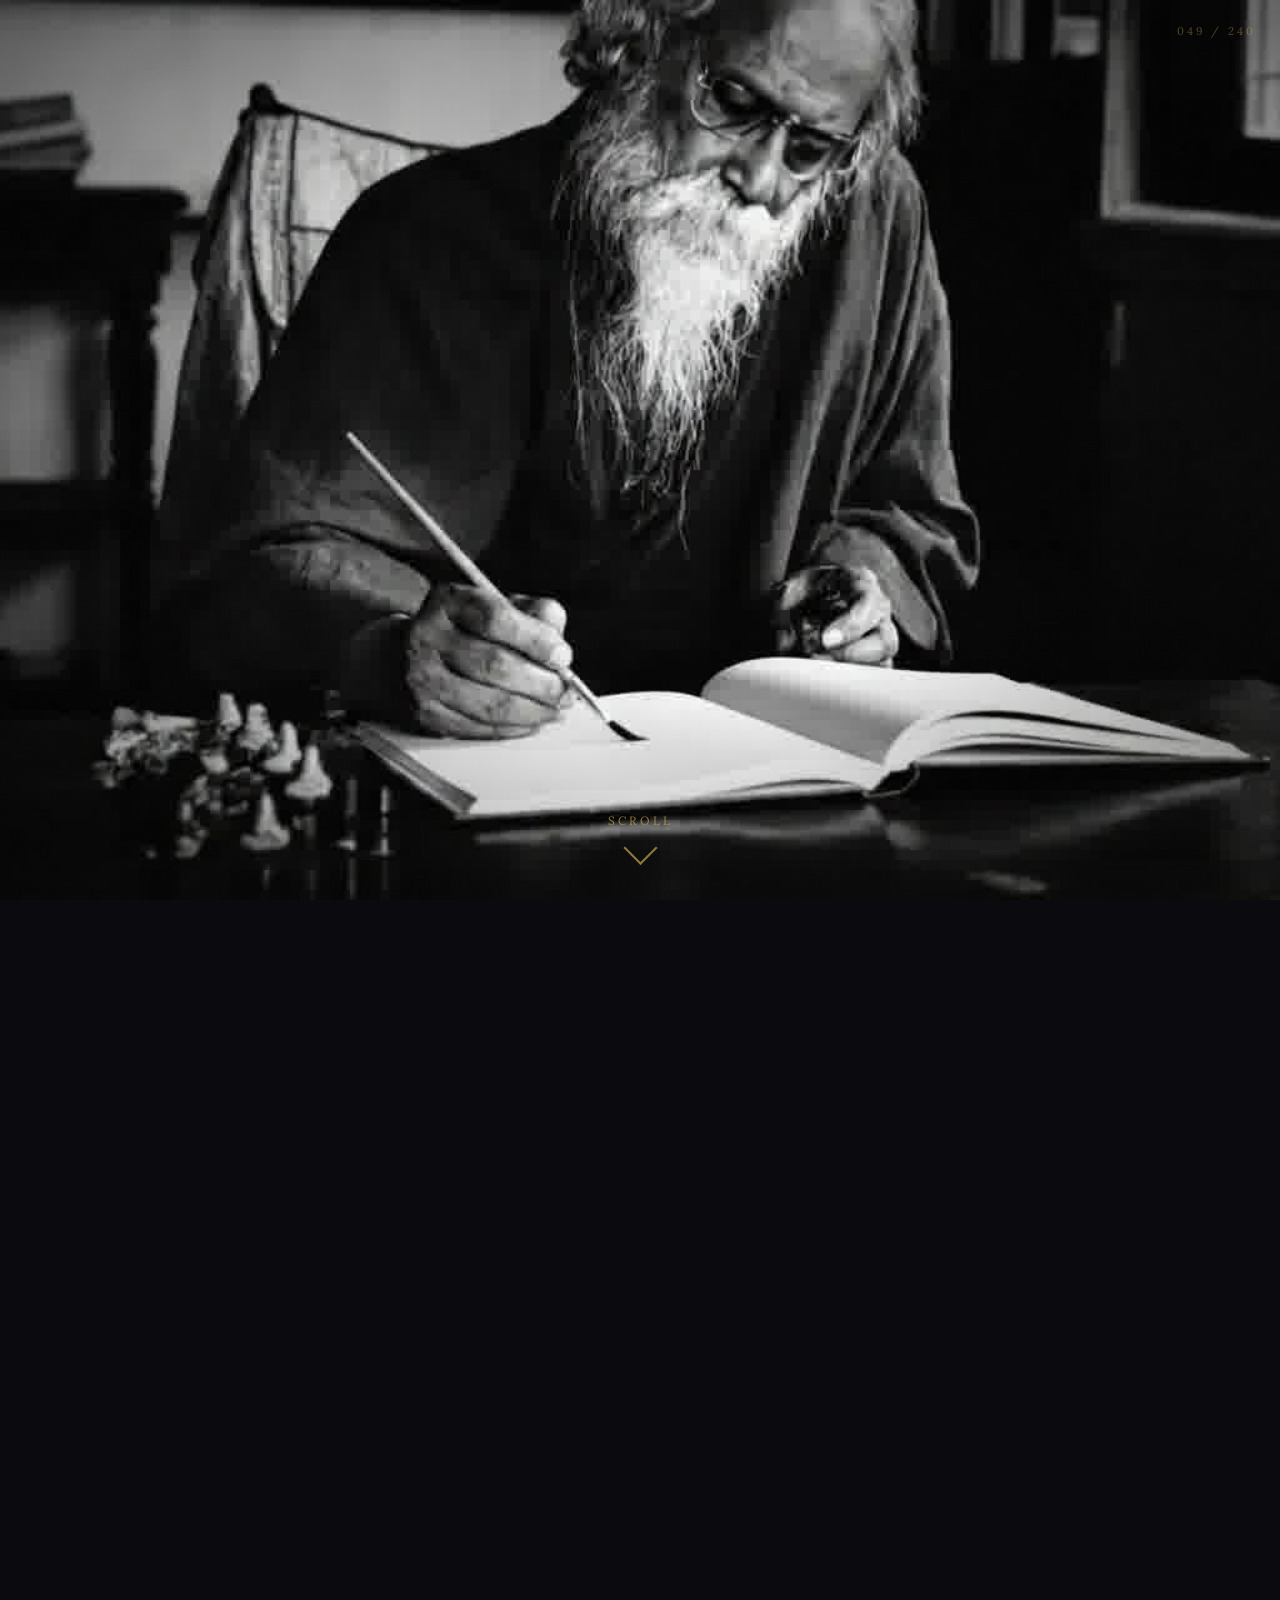
<file: index.html>
<!DOCTYPE html>
<html lang="en">
<head>
  <meta charset="UTF-8">
  <meta name="viewport" content="width=device-width, initial-scale=1.0">
  <meta name="description" content="Enter the world of Rabindranath Tagore — a cinematic journey through literature.">
  <title>Tagore's World — Enter</title>
  <link rel="preconnect" href="https://fonts.googleapis.com">
  <link rel="preconnect" href="https://fonts.gstatic.com" crossorigin>
  <link href="https://fonts.googleapis.com/css2?family=Playfair+Display:ital,wght@0,700;0,800;1,700&family=Lora:wght@400;500&display=swap" rel="stylesheet">
  <style>
    *, *::before, *::after { margin: 0; padding: 0; box-sizing: border-box; }

    :root {
      --gold: #c9a84c;
      --gold-light: #e8d48b;
      --bg: #0a0a0f;
    }

    html {
      scroll-behavior: auto;
    }

    body {
      background: var(--bg);
      font-family: 'Lora', serif;
      overflow-x: hidden;
    }

    #film-strip {
      height: 4800px;
      position: relative;
    }

    #canvas-wrap {
      position: sticky;
      top: 0;
      width: 100%;
      height: 100vh;
      overflow: hidden;
      background: #000;
    }

    #filmCanvas {
      width: 100%;
      height: 100%;
      object-fit: contain;
      display: block;
    }

    #canvas-wrap::after {
      content: '';
      position: absolute;
      inset: 0;
      background: radial-gradient(ellipse at center,
        transparent 40%,
        rgba(0,0,0,0.55) 100%);
      pointer-events: none;
      z-index: 2;
    }

    #canvas-wrap::before {
      content: '';
      position: absolute;
      inset: 0;
      background-image: url("data:image/svg+xml,%3Csvg viewBox='0 0 200 200' xmlns='http://www.w3.org/2000/svg'%3E%3Cfilter id='n'%3E%3CfeTurbulence type='fractalNoise' baseFrequency='0.9' numOctaves='4' stitchTiles='stitch'/%3E%3C/filter%3E%3Crect width='100%25' height='100%25' filter='url(%23n)' opacity='0.04'/%3E%3C/svg%3E");
      background-size: 200px 200px;
      opacity: 0.3;
      pointer-events: none;
      z-index: 3;
      animation: grain 0.8s steps(1) infinite;
    }

    @keyframes grain {
      0%,100% { transform: translate(0,0); }
      10%      { transform: translate(-2%,-3%); }
      20%      { transform: translate(3%,2%); }
      30%      { transform: translate(-1%,4%); }
      40%      { transform: translate(4%,-1%); }
      50%      { transform: translate(-3%,3%); }
      60%      { transform: translate(2%,-4%); }
      70%      { transform: translate(-4%,1%); }
      80%      { transform: translate(1%,3%); }
      90%      { transform: translate(3%,-2%); }
    }

    #scroll-hint {
      position: fixed;
      bottom: 2.5rem;
      left: 50%;
      transform: translateX(-50%);
      display: flex;
      flex-direction: column;
      align-items: center;
      gap: 0.5rem;
      z-index: 20;
      opacity: 1;
      transition: opacity 0.6s ease;
      pointer-events: none;
      color: rgba(201,168,76,0.7);
      font-family: 'Lora', serif;
      font-size: 0.75rem;
      letter-spacing: 3px;
      text-transform: uppercase;
    }

    #scroll-hint.hidden { opacity: 0; }

    #scroll-hint .arrow {
      width: 24px;
      height: 24px;
      border-right: 2px solid var(--gold);
      border-bottom: 2px solid var(--gold);
      transform: rotate(45deg);
      animation: bounce 1.5s infinite;
      opacity: 0.7;
    }

    @keyframes bounce {
      0%, 100% { transform: rotate(45deg) translateY(0); }
      50%       { transform: rotate(45deg) translateY(6px); }
    }

    #progress-bar {
      position: fixed;
      bottom: 0;
      left: 0;
      height: 2px;
      width: 0%;
      background: linear-gradient(90deg, var(--gold), var(--gold-light));
      z-index: 30;
      transition: width 0.05s linear;
      box-shadow: 0 0 8px var(--gold);
    }

    #frame-counter {
      position: fixed;
      top: 1.5rem;
      right: 1.5rem;
      font-family: 'Lora', serif;
      font-size: 0.7rem;
      letter-spacing: 3px;
      color: rgba(201,168,76,0.4);
      z-index: 20;
      opacity: 1;
      transition: opacity 0.4s;
    }

    #tagline-overlay {
      position: fixed;
      inset: 0;
      display: flex;
      flex-direction: column;
      align-items: center;
      justify-content: center;
      z-index: 40;
      pointer-events: none;
      opacity: 0;
      transform: translateZ(0);
      will-change: opacity;
      transition: opacity 0.6s ease;
    }

    #tagline-overlay.visible {
      opacity: 1;
      pointer-events: auto;
    }

    #tagline-overlay.visible .tagline-text {
      animation: zoomIn 1s cubic-bezier(0.16,1,0.3,1) forwards;
    }

    .tagline-bg {
      position: absolute;
      inset: 0;
      background: rgba(0,0,0,0.72);
    }

    .tagline-text {
      position: relative;
      z-index: 2;
      text-align: center;
      padding: 2rem;
      opacity: 0;
      transform: translateZ(0);
      will-change: transform, opacity;
    }

    .tagline-eyebrow {
      font-family: 'Lora', serif;
      font-size: clamp(0.7rem, 1.5vw, 0.9rem);
      letter-spacing: 6px;
      color: var(--gold);
      text-transform: uppercase;
      margin-bottom: 1.5rem;
      opacity: 0;
    }

    .tagline-main {
      font-family: 'Playfair Display', Georgia, serif;
      font-size: clamp(2.2rem, 6vw, 5.5rem);
      font-weight: 800;
      font-style: italic;
      color: #fff;
      line-height: 1.1;
      text-shadow: 0 0 60px rgba(201,168,76,0.4), 0 2px 40px rgba(0,0,0,0.8);
      margin-bottom: 1rem;
    }

    .tagline-main span {
      color: var(--gold);
      display: block;
    }

    .tagline-sub {
      font-family: 'Lora', serif;
      font-size: clamp(0.85rem, 1.8vw, 1.1rem);
      color: rgba(240,230,211,0.7);
      letter-spacing: 1px;
      font-style: italic;
      margin-bottom: 3rem;
    }

    .enter-btn {
      display: inline-flex;
      align-items: center;
      gap: 0.9rem;
      padding: 1.05rem 3rem;
      background: transparent;
      border: 1.5px solid var(--gold);
      color: var(--gold);
      font-family: 'Lora', serif;
      font-size: 0.85rem;
      font-weight: 600;
      letter-spacing: 5px;
      text-transform: uppercase;
      cursor: pointer;
      text-decoration: none;
      border-radius: 2px;
      position: relative;
      overflow: hidden;
      transform: translateZ(0);
      will-change: transform;
      transition: color 0.45s cubic-bezier(0.16,1,0.3,1), transform 0.45s cubic-bezier(0.16,1,0.3,1), box-shadow 0.45s ease;
      animation: btnPulse 3s ease-in-out infinite;
    }

    @keyframes btnPulse {
      0%, 100% { box-shadow: 0 0 0px rgba(201,168,76,0); }
      50%       { box-shadow: 0 0 18px rgba(201,168,76,0.3); }
    }

    .enter-btn::before {
      content: '';
      position: absolute;
      inset: 0;
      background: var(--gold);
      transform: translateX(-102%);
      transition: transform 0.5s cubic-bezier(0.16,1,0.3,1);
    }

    .enter-btn::after {
      content: '';
      position: absolute;
      top: 0;
      left: -75%;
      width: 50%;
      height: 100%;
      background: linear-gradient(105deg, transparent 30%, rgba(255,255,255,0.35) 50%, transparent 70%);
      transform: skewX(-20deg);
      transition: left 0.55s ease;
      pointer-events: none;
    }

    .enter-btn:hover {
      color: #0a0a0f;
      transform: translateY(-3px) scale(1.03);
      box-shadow: 0 12px 36px rgba(201,168,76,0.35);
      animation: none;
    }

    .enter-btn:hover::before { transform: translateX(0); }
    .enter-btn:hover::after { left: 125%; }

    .enter-btn:active { transform: translateY(-1px) scale(0.99); }

    .enter-btn .btn-label, .enter-btn .arrow-icon { position: relative; z-index: 1; }

    .enter-btn .arrow-icon {
      font-size: 1.1rem;
      display: inline-block;
      transition: transform 0.4s cubic-bezier(0.16,1,0.3,1);
    }

    .enter-btn:hover .arrow-icon { transform: translateX(6px); }

    @keyframes zoomIn {
      0%   { opacity: 0; transform: scale(0.88); }
      60%  { opacity: 1; transform: scale(1.02); }
      100% { opacity: 1; transform: scale(1); }
    }

    @keyframes fadeUp {
      0%   { opacity: 0; transform: translateY(20px); }
      100% { opacity: 1; transform: translateY(0); }
    }

    #loader {
      position: fixed;
      inset: 0;
      background: var(--bg);
      display: flex;
      flex-direction: column;
      align-items: center;
      justify-content: center;
      z-index: 100;
      transition: opacity 0.8s ease;
    }

    #loader.hidden {
      opacity: 0;
      pointer-events: none;
    }

    .loader-title {
      font-family: 'Playfair Display', serif;
      font-size: clamp(1.5rem, 4vw, 2.5rem);
      color: var(--gold);
      font-style: italic;
      margin-bottom: 2rem;
      letter-spacing: 2px;
    }

    .loader-bar-wrap {
      width: 240px;
      height: 1px;
      background: rgba(201,168,76,0.2);
      position: relative;
      overflow: hidden;
    }

    .loader-bar {
      height: 100%;
      background: var(--gold);
      width: 0%;
      box-shadow: 0 0 8px var(--gold);
      transition: width 0.1s linear;
    }

    .loader-text {
      margin-top: 1rem;
      font-family: 'Lora', serif;
      font-size: 0.7rem;
      letter-spacing: 4px;
      color: rgba(201,168,76,0.5);
      text-transform: uppercase;
    }

    @media (max-width: 768px) {
      #film-strip { height: 3000px; }
      .tagline-text { padding: 1.2rem 1rem; }
      .tagline-eyebrow { font-size: 0.65rem; letter-spacing: 4px; margin-bottom: 1rem; }
      .tagline-main { font-size: clamp(1.8rem, 8vw, 3rem); margin-bottom: 0.8rem; }
      .tagline-sub { font-size: 0.82rem; margin-bottom: 2rem; letter-spacing: 0.5px; }
      .enter-btn { padding: 0.9rem 2rem; font-size: 0.75rem; letter-spacing: 3px; gap: 0.6rem; }
      #frame-counter { top: auto; bottom: 1.2rem; right: 1rem; font-size: 0.6rem; }
      #scroll-hint { bottom: 2rem; font-size: 0.65rem; }
      #scroll-hint .arrow { width: 18px; height: 18px; }
    }

    @media (max-width: 480px) {
      #film-strip { height: 2400px; }
      .tagline-main { font-size: clamp(1.5rem, 9vw, 2.2rem); line-height: 1.15; }
      .tagline-sub { display: none; }
      .enter-btn { padding: 0.85rem 1.6rem; letter-spacing: 2px; font-size: 0.7rem; }
      .loader-bar-wrap { width: 80vw; }
    }

    #canvas-wrap { touch-action: pan-y; }

    #page-transition {
      position: fixed;
      inset: 0;
      z-index: 200;
      pointer-events: none;
      background: #0a0a0f;
      clip-path: circle(0% at 50% 80%);
      transition: clip-path 0.75s cubic-bezier(0.76,0,0.24,1);
    }

    #page-transition.active {
      pointer-events: auto;
      clip-path: circle(150% at 50% 80%);
    }
  </style>
</head>
<body>

  <div id="loader">
    <div class="loader-title">Tagore's World</div>
    <div class="loader-bar-wrap">
      <div class="loader-bar" id="loaderBar"></div>
    </div>
    <div class="loader-text" id="loaderText">Loading cinematic experience…</div>
  </div>

  <div id="page-transition"></div>
  <div id="scroll-hint">
    <span>Scroll</span>
    <div class="arrow"></div>
  </div>
  <div id="progress-bar"></div>
  <div id="frame-counter">001 / 240</div>

  <section id="film-strip">
    <div id="canvas-wrap">
      <canvas id="filmCanvas"></canvas>
    </div>
  </section>

  <div id="tagline-overlay">
    <div class="tagline-bg"></div>
    <div class="tagline-text">
      <div class="tagline-eyebrow" id="tagEyebrow"></div>
      <h1 class="tagline-main">
        Ready to Dive into<br>
        <span>Tagore's World?</span>
      </h1>
      <p class="tagline-sub">"The butterfly counts not months but moments, and has time enough."</p>
      <a href="home.html" id="enterBtn" class="enter-btn">
        <span class="btn-label">Enter the World</span>
        <span class="arrow-icon">→</span>
      </a>
    </div>
  </div>

  <script>
    const TOTAL_FRAMES = 240;
    const INITIAL_LOAD_COUNT = 30; // Load first 30 frames before showing page
    const FRAME_PATH = (n) => `pics/ezgif-frame-${String(n).padStart(3, '0')}.jpg`;
    const TAGLINE_TRIGGER = 0.82;

    const canvas = document.getElementById('filmCanvas');
    const ctx = canvas.getContext('2d');
    const loader = document.getElementById('loader');
    const loaderBar = document.getElementById('loaderBar');
    const loaderText = document.getElementById('loaderText');
    const scrollHint = document.getElementById('scroll-hint');
    const progressBar = document.getElementById('progress-bar');
    const frameCounter = document.getElementById('frame-counter');
    const taglineEl = document.getElementById('tagline-overlay');
    const tagEyebrow = document.getElementById('tagEyebrow');
    const enterBtn = document.getElementById('enterBtn');
    const pageTrans = document.getElementById('page-transition');

    const images = new Array(TOTAL_FRAMES);
    let loadedCount = 0;
    let currentFrame = 0;
    let taglineShown = false;
    let initialLoaded = false;

    function resizeCanvas() {
      canvas.width = window.innerWidth;
      canvas.height = window.innerHeight;
      drawFrame(currentFrame);
    }
    window.addEventListener('resize', resizeCanvas);
    resizeCanvas();

    function drawFrame(index) {
      const img = images[index];
      if (!img || !img.complete || img.naturalWidth === 0) return;
      const cw = canvas.width, ch = canvas.height;
      const iw = img.naturalWidth, ih = img.naturalHeight;
      const scale = Math.max(cw / iw, ch / ih);
      const dw = iw * scale, dh = ih * scale;
      const dx = (cw - dw) / 2, dy = (ch - dh) / 2;
      ctx.clearRect(0, 0, cw, ch);
      ctx.drawImage(img, dx, dy, dw, dh);
    }

    function getScrollProgress() {
      const strip = document.getElementById('film-strip');
      const scrollY = window.scrollY;
      const maxScroll = strip.scrollHeight - window.innerHeight;
      return Math.min(Math.max(scrollY / maxScroll, 0), 1);
    }

    let smoothFrame = 0;
    let targetFrame = 0;
    let animLoopRunning = false;
    let lastFrame = -1;

    function animLoop() {
      animLoopRunning = true;
      const diff = targetFrame - smoothFrame;
      if (Math.abs(diff) > 0.1) {
        smoothFrame += diff * 0.12;
        const idx = Math.round(Math.min(Math.max(smoothFrame, 0), TOTAL_FRAMES - 1));
        if (idx !== lastFrame) {
          currentFrame = idx;
          lastFrame = idx;
          drawFrame(idx);
          frameCounter.textContent = `${String(idx + 1).padStart(3, '0')} / ${String(TOTAL_FRAMES).padStart(3, '0')}`;
        }
        requestAnimationFrame(animLoop);
      } else {
        animLoopRunning = false;
      }
    }

    function onScroll() {
      const progress = getScrollProgress();
      progressBar.style.width = (progress * 100) + '%';
      if (progress > 0.05) scrollHint.classList.add('hidden');
      else scrollHint.classList.remove('hidden');
      targetFrame = Math.min(progress * TOTAL_FRAMES, TOTAL_FRAMES - 1);
      if (progress >= TAGLINE_TRIGGER && !taglineShown) showTagline();
      else if (progress < TAGLINE_TRIGGER - 0.02 && taglineShown) hideTagline();
      if (!animLoopRunning) requestAnimationFrame(animLoop);
    }

    function showTagline() {
      taglineShown = true;
      taglineEl.classList.add('visible');
      targetFrame = smoothFrame;
      document.getElementById('canvas-wrap').style.setProperty('--grain-play', 'paused');
      setTimeout(() => { tagEyebrow.style.animation = 'fadeUp 0.6s ease forwards'; }, 200);
    }

    function hideTagline() {
      taglineShown = false;
      taglineEl.classList.remove('visible');
      tagEyebrow.style.animation = 'none';
      tagEyebrow.style.opacity = '0';
    }

    window.addEventListener('scroll', onScroll, { passive: true });

    enterBtn.addEventListener('click', (e) => {
      e.preventDefault();
      sessionStorage.setItem('visited', '1');
      const rect = enterBtn.getBoundingClientRect();
      const cx = Math.round(rect.left + rect.width / 2);
      const cy = Math.round(rect.top + rect.height / 2);
      pageTrans.style.clipPath = `circle(0% at ${cx}px ${cy}px)`;
      pageTrans.style.transition = 'none';
      pageTrans.offsetWidth;
      pageTrans.style.transition = 'clip-path 0.75s cubic-bezier(0.76,0,0.24,1)';
      pageTrans.style.clipPath = `circle(150% at ${cx}px ${cy}px)`;
      pageTrans.style.pointerEvents = 'auto';
      setTimeout(() => { window.location.href = 'home.html'; }, 780);
    });

    async function preload() {
      // 1. Initial priority load (first few frames)
      const priorityFrames = [0, 1, 2, 5, 10, 15, 20, 25];
      for (const idx of priorityFrames) {
        await loadImage(idx);
        if (idx === 0) drawFrame(0);
      }

      // 2. Sequential load of the first series (up to INITIAL_LOAD_COUNT)
      for (let i = 0; i < INITIAL_LOAD_COUNT; i++) {
        if (!images[i]) await loadImage(i);
        updateLoader(i + 1, INITIAL_LOAD_COUNT);
      }

      // 3. Early reveal
      revealPage();

      // 4. Background load remaining frames in batches
      const BATCH_SIZE = 5;
      for (let i = INITIAL_LOAD_COUNT; i < TOTAL_FRAMES; i += BATCH_SIZE) {
        const batch = [];
        for (let j = 0; j < BATCH_SIZE && (i + j) < TOTAL_FRAMES; j++) {
          batch.push(loadImage(i + j));
        }
        await Promise.all(batch);
      }
    }

    function loadImage(idx) {
      if (images[idx]) return Promise.resolve(images[idx]);
      return new Promise((resolve) => {
        const img = new Image();
        img.onload = () => {
          images[idx] = img;
          resolve(img);
        };
        img.onerror = () => {
          resolve(null);
        };
        img.src = FRAME_PATH(idx + 1);
      });
    }

    function updateLoader(current, total) {
      const pct = Math.round((current / total) * 100);
      loaderBar.style.width = pct + '%';
      if (pct > 90) loaderText.textContent = 'Stabilizing vision…';
    }

    function revealPage() {
      if (initialLoaded) return;
      initialLoaded = true;
      loader.classList.add('hidden');
      setTimeout(() => { loader.style.display = 'none'; }, 900);
      drawFrame(0);
    }

    preload();
  </script>
</body>
</html>
</file>
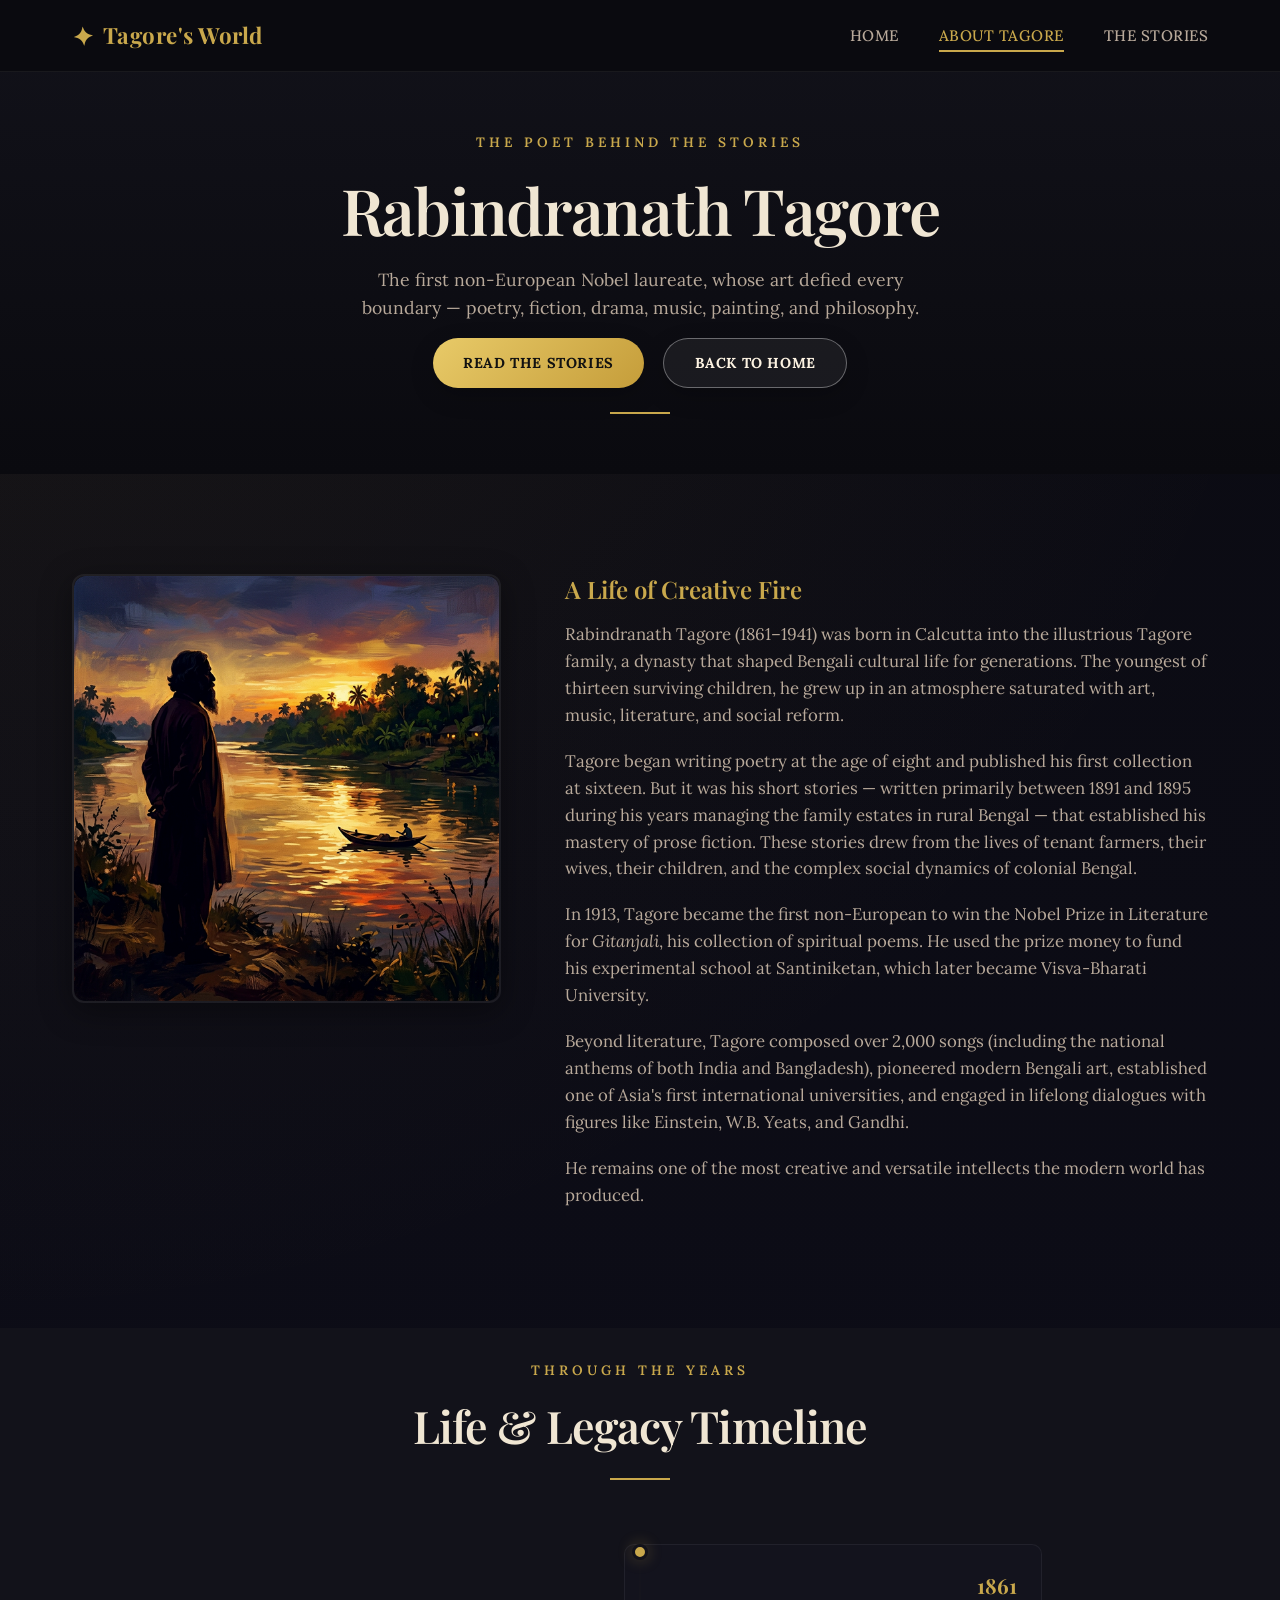
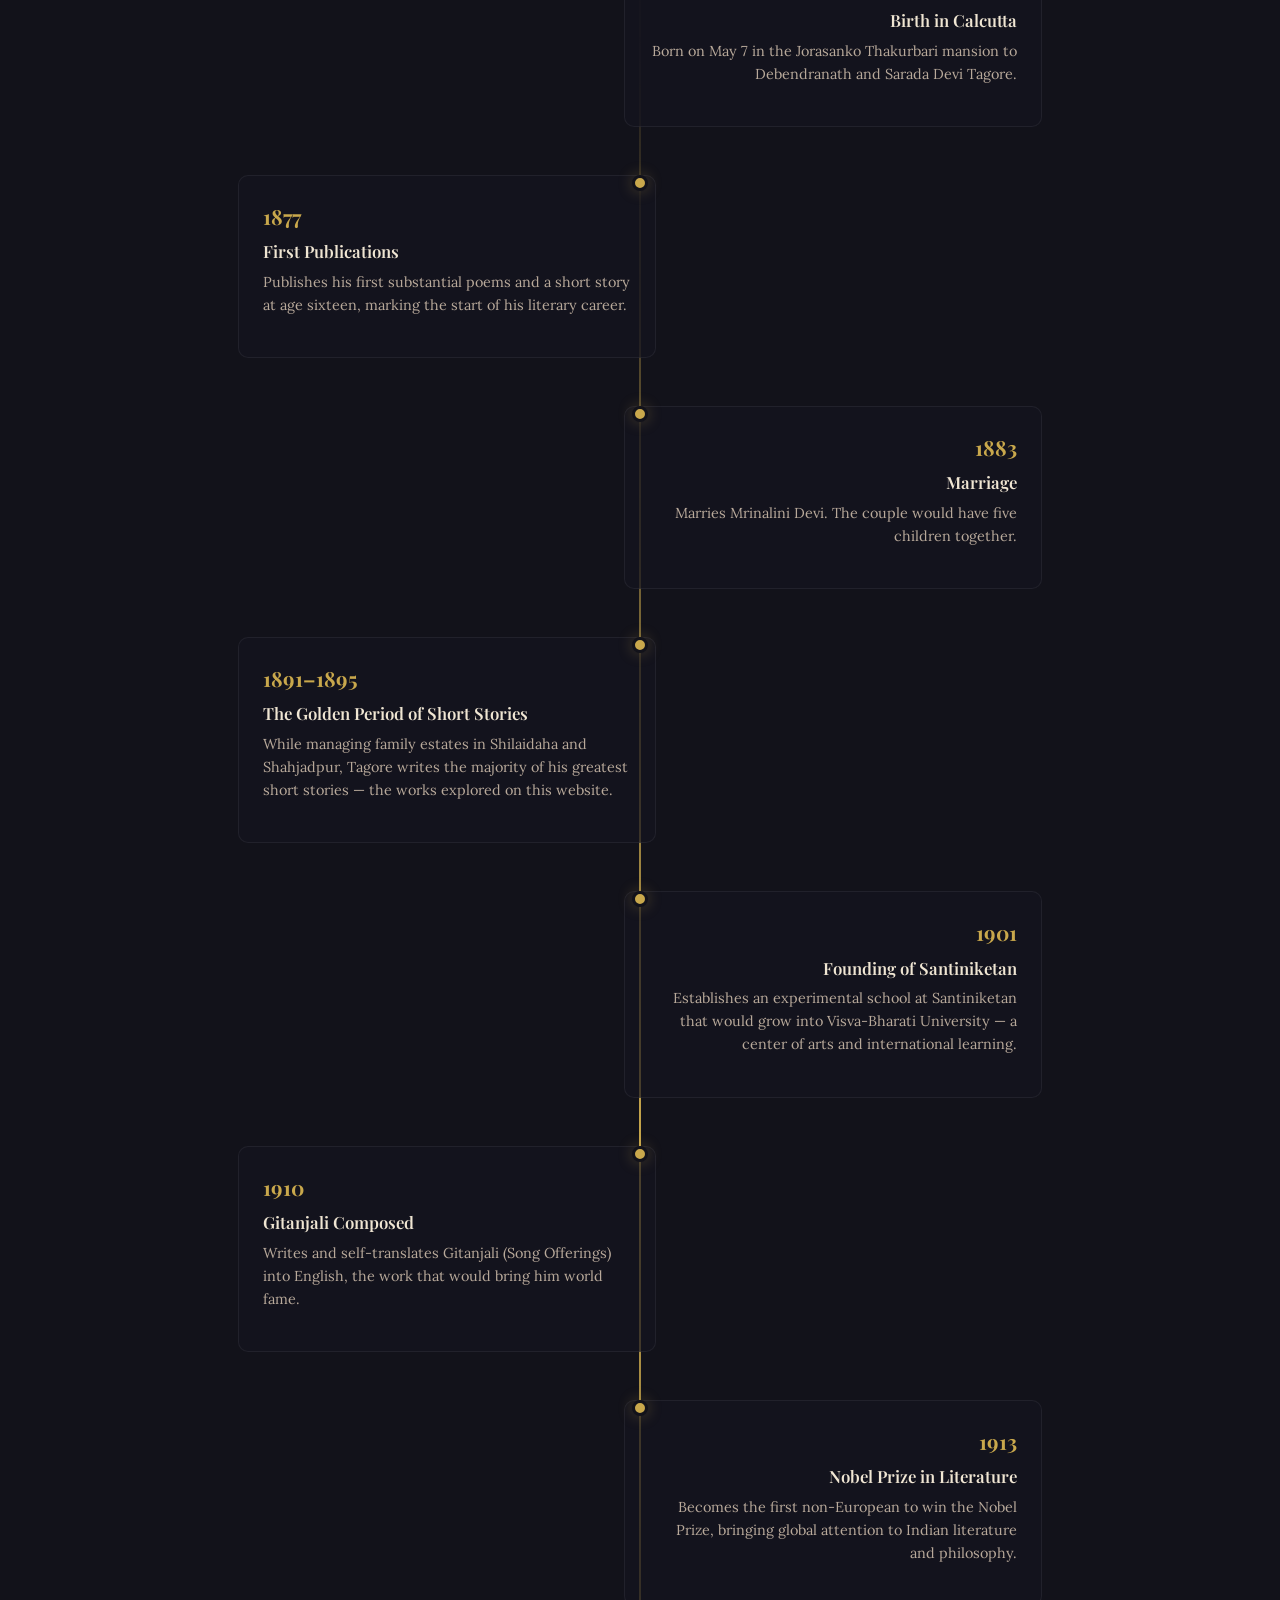
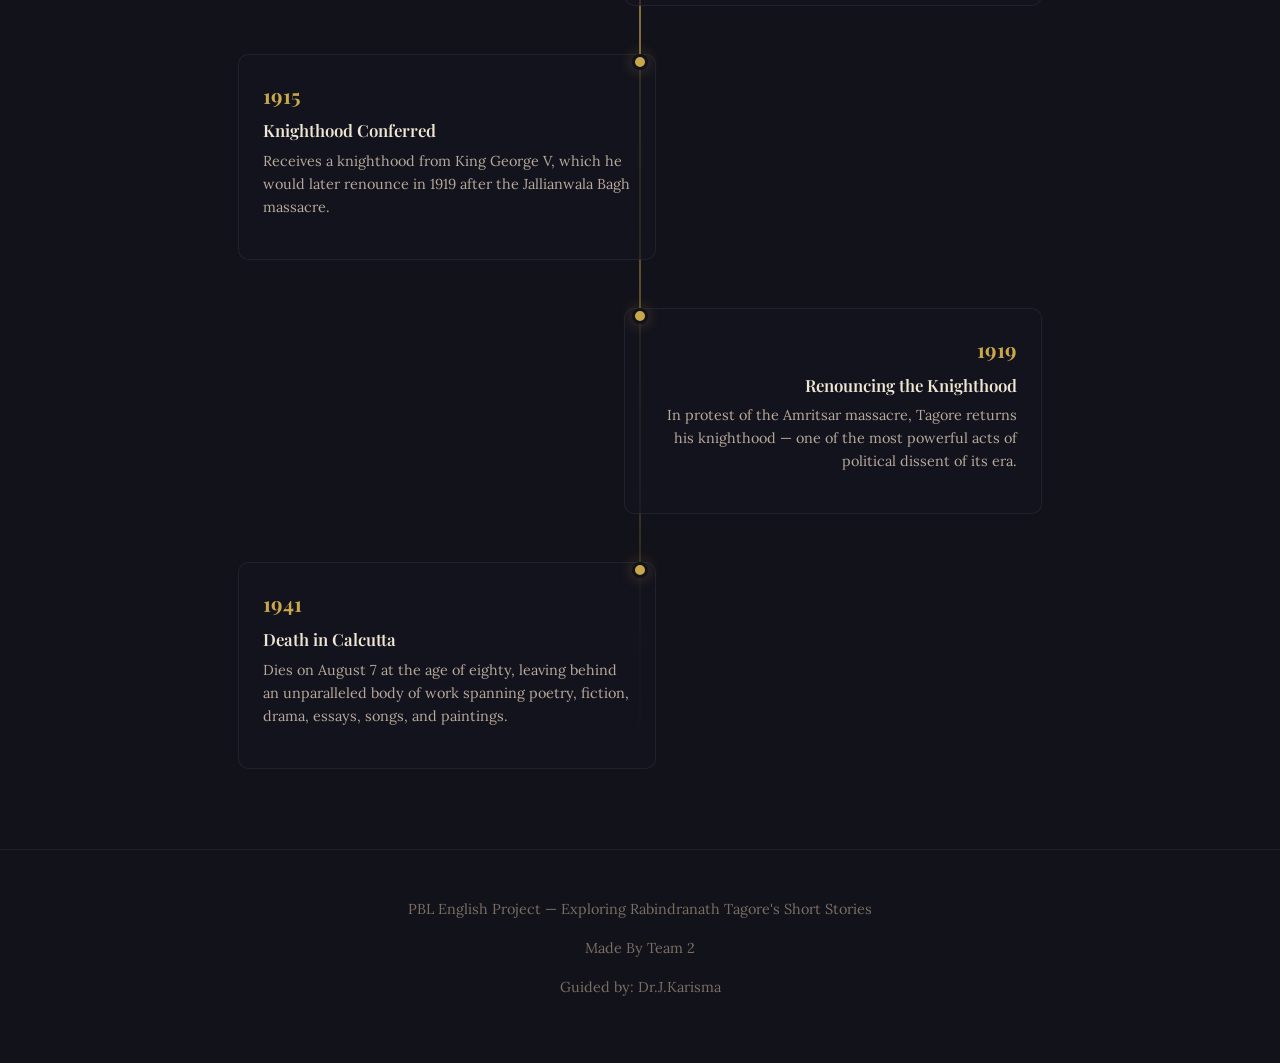
<file: about.html>
<!DOCTYPE html>
<html lang="en">

<head>
    <meta charset="UTF-8">
    <meta name="viewport" content="width=device-width, initial-scale=1.0">
    <meta name="description"
        content="About Rabindranath Tagore — biography, legacy, and a visual timeline of the Nobel laureate's extraordinary life from 1861 to 1941.">
    <title>About Rabindranath Tagore — Bio & Timeline</title>
    <link rel="stylesheet" href="css/style.css">
</head>

<body>

    <div class="particles"></div>
    <nav class="navbar">
        <div class="nav-container">
            <a href="home.html" class="nav-logo">
                <span class="logo-icon">✦</span> Tagore's World
            </a>
            <ul class="nav-links">
                <li><a href="home.html">Home</a></li>
                <li><a href="about.html">About Tagore</a></li>
                <li><a href="stories.html">The Stories</a></li>
            </ul>
            <div class="hamburger">
                <span></span>
                <span></span>
                <span></span>
            </div>
        </div>
    </nav>
    <section class="about-hero">
        <div class="container">
            <span class="section-label">The Poet Behind the Stories</span>
            <h1 class="section-title">Rabindranath Tagore</h1>
            <p style="max-width: 600px; margin: 1rem auto 0; font-size: 1.1rem;">The first non-European Nobel laureate,
                whose art defied every boundary — poetry, fiction, drama, music, painting, and philosophy.</p>
            <div class="hero-cta" style="justify-content: center; margin-top: 1rem;">
                <a href="stories.html" class="btn btn-primary">Read the Stories</a>
                <a href="home.html" class="btn btn-outline">Back to Home</a>
            </div>
            <div class="section-divider"></div>
        </div>
    </section>
    <section class="about-bio">
        <div class="container">
            <div class="bio-grid">
                <div class="bio-image reveal">
                    <img src="assets/hero-bg.png" alt="Rabindranath Tagore portrait"
                        style="width:100%; border-radius:12px;">
                </div>
                <div class="bio-text reveal">
                    <h3>A Life of Creative Fire</h3>
                    <p>Rabindranath Tagore (1861–1941) was born in Calcutta into the illustrious Tagore family, a
                        dynasty that shaped Bengali cultural life for generations. The youngest of thirteen surviving
                        children, he grew up in an atmosphere saturated with art, music, literature, and social reform.
                    </p>
                    <p>Tagore began writing poetry at the age of eight and published his first collection at sixteen.
                        But it was his short stories — written primarily between 1891 and 1895 during his years managing
                        the family estates in rural Bengal — that established his mastery of prose fiction. These
                        stories drew from the lives of tenant farmers, their wives, their children, and the complex
                        social dynamics of colonial Bengal.</p>
                    <p>In 1913, Tagore became the first non-European to win the Nobel Prize in Literature for
                        <em>Gitanjali</em>, his collection of spiritual poems. He used the prize money to fund his
                        experimental school at Santiniketan, which later became Visva-Bharati University.</p>
                    <p>Beyond literature, Tagore composed over 2,000 songs (including the national anthems of both India
                        and Bangladesh), pioneered modern Bengali art, established one of Asia's first international
                        universities, and engaged in lifelong dialogues with figures like Einstein, W.B. Yeats, and
                        Gandhi.</p>
                    <p>He remains one of the most creative and versatile intellects the modern world has produced.</p>
                </div>
            </div>
        </div>
    </section>
    <section class="timeline-section">
        <div class="container">
            <div class="section-header reveal">
                <span class="section-label">Through the Years</span>
                <h2 class="section-title">Life & Legacy Timeline</h2>
                <div class="section-divider"></div>
            </div>

            <div class="timeline reveal-children">

                <div class="timeline-item">
                    <div class="timeline-dot"></div>
                    <div class="timeline-content">
                        <div class="timeline-year">1861</div>
                        <h4>Birth in Calcutta</h4>
                        <p>Born on May 7 in the Jorasanko Thakurbari mansion to Debendranath and Sarada Devi Tagore.</p>
                    </div>
                </div>

                <div class="timeline-item">
                    <div class="timeline-dot"></div>
                    <div class="timeline-content">
                        <div class="timeline-year">1877</div>
                        <h4>First Publications</h4>
                        <p>Publishes his first substantial poems and a short story at age sixteen, marking the start of
                            his literary career.</p>
                    </div>
                </div>

                <div class="timeline-item">
                    <div class="timeline-dot"></div>
                    <div class="timeline-content">
                        <div class="timeline-year">1883</div>
                        <h4>Marriage</h4>
                        <p>Marries Mrinalini Devi. The couple would have five children together.</p>
                    </div>
                </div>

                <div class="timeline-item">
                    <div class="timeline-dot"></div>
                    <div class="timeline-content">
                        <div class="timeline-year">1891–1895</div>
                        <h4>The Golden Period of Short Stories</h4>
                        <p>While managing family estates in Shilaidaha and Shahjadpur, Tagore writes the majority of his
                            greatest short stories — the works explored on this website.</p>
                    </div>
                </div>

                <div class="timeline-item">
                    <div class="timeline-dot"></div>
                    <div class="timeline-content">
                        <div class="timeline-year">1901</div>
                        <h4>Founding of Santiniketan</h4>
                        <p>Establishes an experimental school at Santiniketan that would grow into Visva-Bharati
                            University — a center of arts and international learning.</p>
                    </div>
                </div>

                <div class="timeline-item">
                    <div class="timeline-dot"></div>
                    <div class="timeline-content">
                        <div class="timeline-year">1910</div>
                        <h4>Gitanjali Composed</h4>
                        <p>Writes and self-translates Gitanjali (Song Offerings) into English, the work that would bring
                            him world fame.</p>
                    </div>
                </div>

                <div class="timeline-item">
                    <div class="timeline-dot"></div>
                    <div class="timeline-content">
                        <div class="timeline-year">1913</div>
                        <h4>Nobel Prize in Literature</h4>
                        <p>Becomes the first non-European to win the Nobel Prize, bringing global attention to Indian
                            literature and philosophy.</p>
                    </div>
                </div>

                <div class="timeline-item">
                    <div class="timeline-dot"></div>
                    <div class="timeline-content">
                        <div class="timeline-year">1915</div>
                        <h4>Knighthood Conferred</h4>
                        <p>Receives a knighthood from King George V, which he would later renounce in 1919 after the
                            Jallianwala Bagh massacre.</p>
                    </div>
                </div>

                <div class="timeline-item">
                    <div class="timeline-dot"></div>
                    <div class="timeline-content">
                        <div class="timeline-year">1919</div>
                        <h4>Renouncing the Knighthood</h4>
                        <p>In protest of the Amritsar massacre, Tagore returns his knighthood — one of the most powerful
                            acts of political dissent of its era.</p>
                    </div>
                </div>

                <div class="timeline-item">
                    <div class="timeline-dot"></div>
                    <div class="timeline-content">
                        <div class="timeline-year">1941</div>
                        <h4>Death in Calcutta</h4>
                        <p>Dies on August 7 at the age of eighty, leaving behind an unparalleled body of work spanning
                            poetry, fiction, drama, essays, songs, and paintings.</p>
                    </div>
                </div>

            </div>
        </div>
    </section>
    <footer class="footer">
        <div class="container">
            <p>PBL English Project — Exploring Rabindranath Tagore's Short Stories</p>
            <p style="margin-top: 0.5rem;">Made By Team 2</p>
            <p>Guided by: Dr.J.Karisma</p>
        </div>
    </footer>

    <script src="js/app.js"></script>
</body>

</html>
</file>
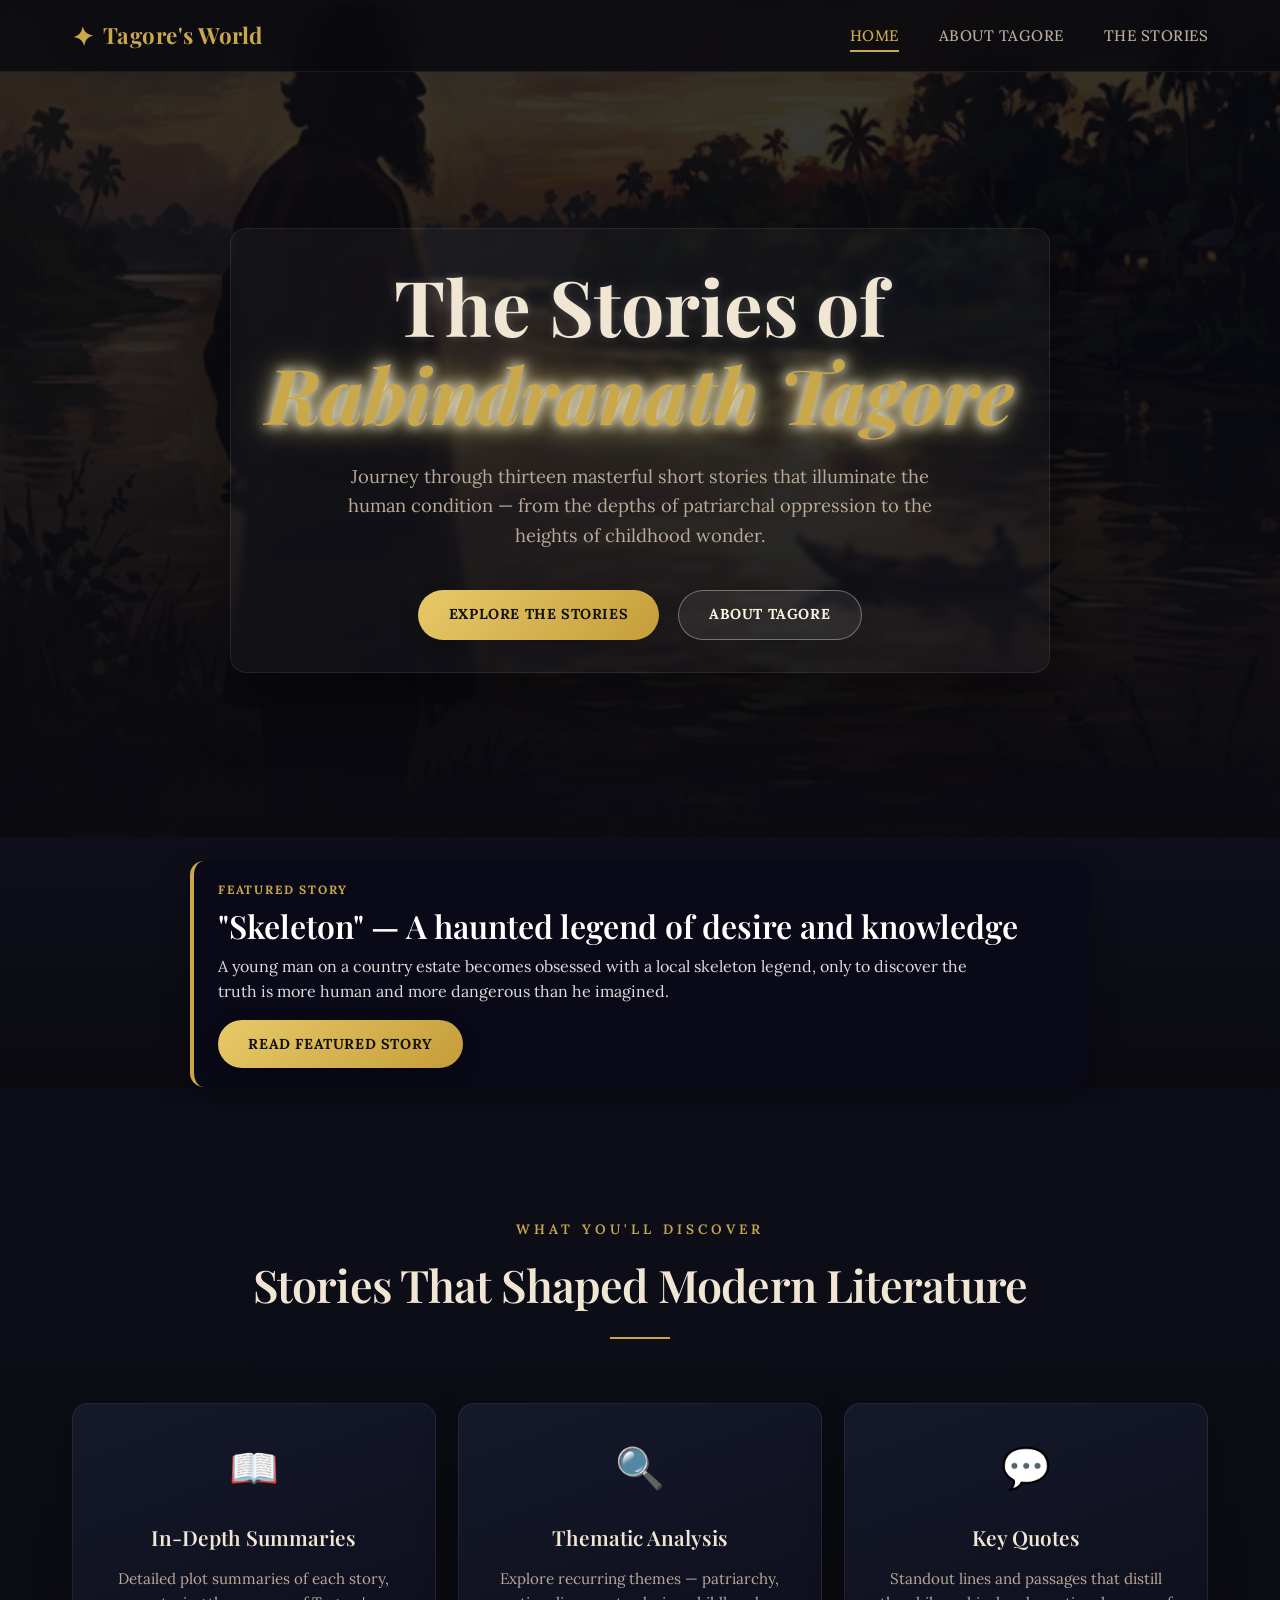
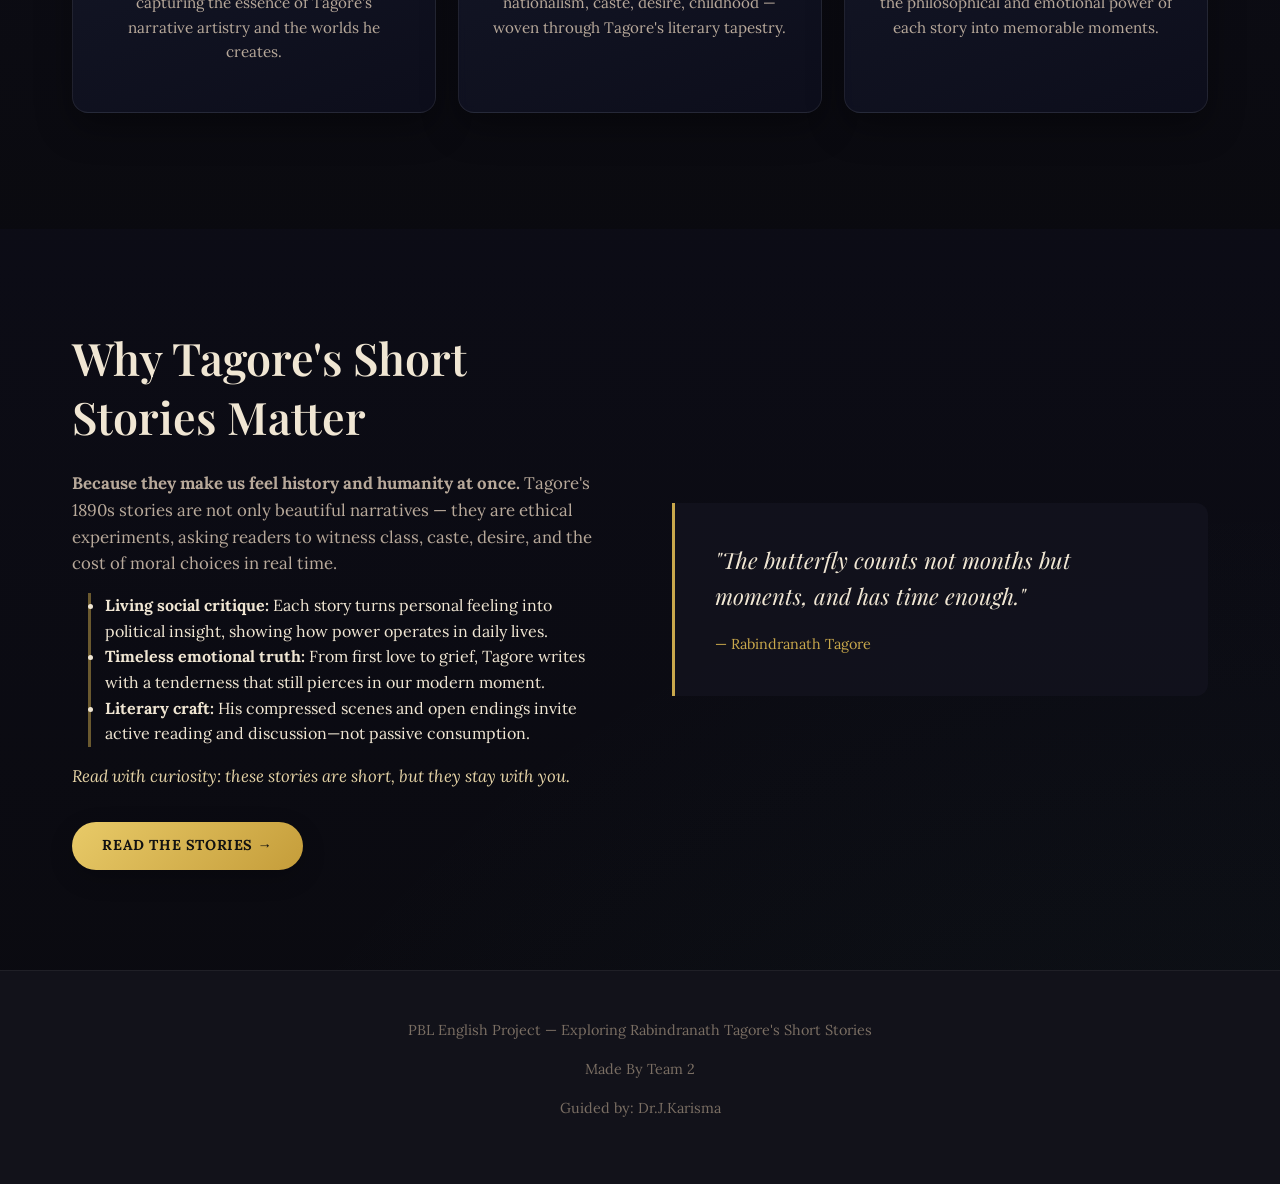
<file: home.html>
<!DOCTYPE html>
<html lang="en">
<head>
  <meta charset="UTF-8">
  <meta name="viewport" content="width=device-width, initial-scale=1.0">
  <meta name="description" content="Explore the literary world of Rabindranath Tagore — a curated collection of his short stories with summaries, themes, and in-depth analysis.">
  <title>Tagore's Stories — Exploring the Literary World of Rabindranath Tagore</title>
  <link rel="stylesheet" href="css/style.css">
  <style>
    /* Entry overlay — fades out on arrival from landing page */
    #entry-overlay {
      position: fixed;
      inset: 0;
      background: #0a0a0f;
      z-index: 999;
      opacity: 1;
      pointer-events: none;
      transition: opacity 0.7s cubic-bezier(0.16,1,0.3,1) 0.1s;
    }
    #entry-overlay.done { opacity: 0; }
  </style>
</head>
<body>
  <!-- Entry transition overlay -->
  <div id="entry-overlay"></div>

  <!-- Particles -->
  <div class="particles"></div>

  <!-- Navbar -->
  <nav class="navbar">
    <div class="nav-container">
      <a href="home.html" class="nav-logo">
        <span class="logo-icon">✦</span> Tagore's World
      </a>
      <ul class="nav-links">
        <li><a href="home.html">Home</a></li>
        <li><a href="about.html">About Tagore</a></li>
        <li><a href="stories.html">The Stories</a></li>
      </ul>
      <div class="hamburger">
        <span></span>
        <span></span>
        <span></span>
      </div>
    </div>
  </nav>

  <!-- Hero -->
  <section class="hero">
    <div class="hero-bg">
      <img src="assets/hero-bg.png" alt="Tagore by the river at dusk">
    </div>
    <div class="hero-content">
      <h1 class="hero-title">The Stories of <span class="highlight">Rabindranath Tagore</span></h1>
      <p class="hero-description">Journey through thirteen masterful short stories that illuminate the human condition — from the depths of patriarchal oppression to the heights of childhood wonder.</p>
      <div class="hero-cta">
        <a href="stories.html" class="btn btn-primary">Explore the Stories</a>
        <a href="about.html" class="btn btn-outline">About Tagore</a>
      </div>
    </div>
  </section>

  <!-- Featured Story Highlight -->
  <section class="featured-story">
    <div class="container">
      <div class="featured-story-card reveal">
        <div class="featured-headline">Featured Story</div>
        <h3>"Skeleton" — A haunted legend of desire and knowledge</h3>
        <p>A young man on a country estate becomes obsessed with a local skeleton legend, only to discover the truth is more human and more dangerous than he imagined.</p>
        <a href="story.html?id=skeleton" class="btn btn-primary">Read Featured Story</a>
      </div>
    </div>
  </section>

  <!-- Featured Section -->
  <section class="featured-section">
    <div class="container">
      <div class="section-header reveal">
        <span class="section-label">What You'll Discover</span>
        <h2 class="section-title">Stories That Shaped Modern Literature</h2>
        <div class="section-divider"></div>
      </div>

      <div class="featured-grid reveal-children">
        <div class="featured-card">
          <span class="card-icon">📖</span>
          <h3>In-Depth Summaries</h3>
          <p>Detailed plot summaries of each story, capturing the essence of Tagore's narrative artistry and the worlds he creates.</p>
        </div>
        <div class="featured-card">
          <span class="card-icon">🔍</span>
          <h3>Thematic Analysis</h3>
          <p>Explore recurring themes — patriarchy, nationalism, caste, desire, childhood — woven through Tagore's literary tapestry.</p>
        </div>
        <div class="featured-card">
          <span class="card-icon">💬</span>
          <h3>Key Quotes</h3>
          <p>Standout lines and passages that distill the philosophical and emotional power of each story into memorable moments.</p>
        </div>
      </div>
    </div>
  </section>

  <!-- Intro Quote Section -->
  <section class="intro-section">
    <div class="container">
      <div class="intro-content">
        <div class="intro-text reveal">
          <h2>Why Tagore's Short Stories Matter</h2>
          <p><strong>Because they make us feel history and humanity at once.</strong> Tagore's 1890s stories are not only beautiful narratives — they are ethical experiments, asking readers to witness class, caste, desire, and the cost of moral choices in real time.</p>
          <ul style="list-style: disc; margin-left: 1rem; margin-bottom: 1rem; color:#f0e6d3;">
            <li><strong>Living social critique:</strong> Each story turns personal feeling into political insight, showing how power operates in daily lives.</li>
            <li><strong>Timeless emotional truth:</strong> From first love to grief, Tagore writes with a tenderness that still pierces in our modern moment.</li>
            <li><strong>Literary craft:</strong> His compressed scenes and open endings invite active reading and discussion—not passive consumption.</li>
          </ul>
          <p class="intro-cta">Read with curiosity: these stories are short, but they stay with you.</p>
          <a href="stories.html" class="btn btn-primary" style="margin-top: 1rem;">Read the Stories →</a>
        </div>
        <div class="intro-quote reveal">
          <blockquote>"The butterfly counts not months but moments, and has time enough."</blockquote>
          <cite>— Rabindranath Tagore</cite>
        </div>
      </div>
    </div>
  </section>

  <!-- Footer -->
  <footer class="footer">
    <div class="container">
      <p>PBL English Project — Exploring Rabindranath Tagore's Short Stories</p>
      <p style="margin-top: 0.5rem;">Made By Team 2</p>
      <p>Guided by: Dr.J.Karisma</p>
    </div>
  </footer>

  <script src="js/stories-data.js"></script>
  <script src="js/app.js"></script>
  <script>
    // Fade out the entry overlay shortly after page loads
    window.addEventListener('DOMContentLoaded', () => {
      requestAnimationFrame(() => {
        requestAnimationFrame(() => {
          document.getElementById('entry-overlay').classList.add('done');
        });
      });
    });
  </script>
</body>
</html>
</file>
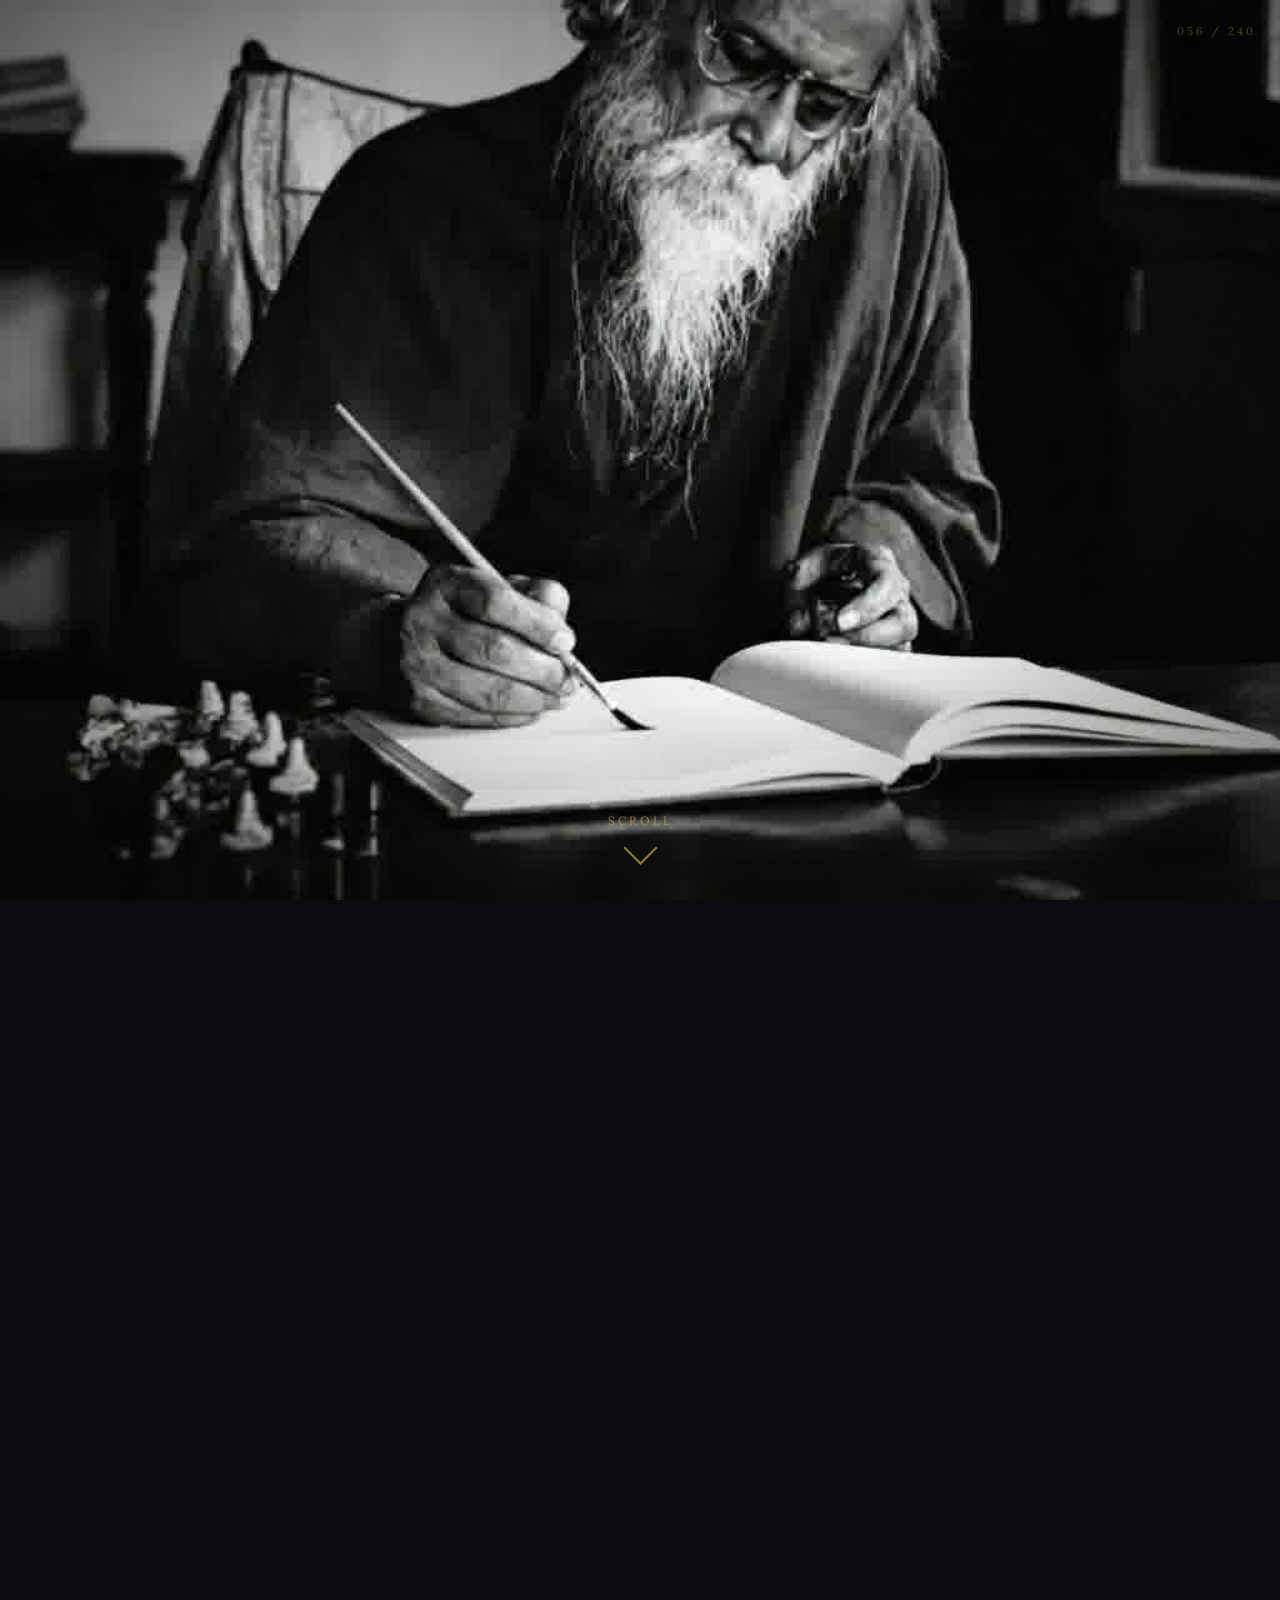
<file: landing.html>
<!DOCTYPE html>
<html lang="en">
<head>
  <meta charset="UTF-8">
  <meta http-equiv="refresh" content="0;url=index.html">
  <script>window.location.replace('index.html');</script>
  <title>Redirecting...</title>
</head>
<body>
  <p>Redirecting to <a href="index.html">Tagore's World</a>...</p>
</body>
</html>
</file>
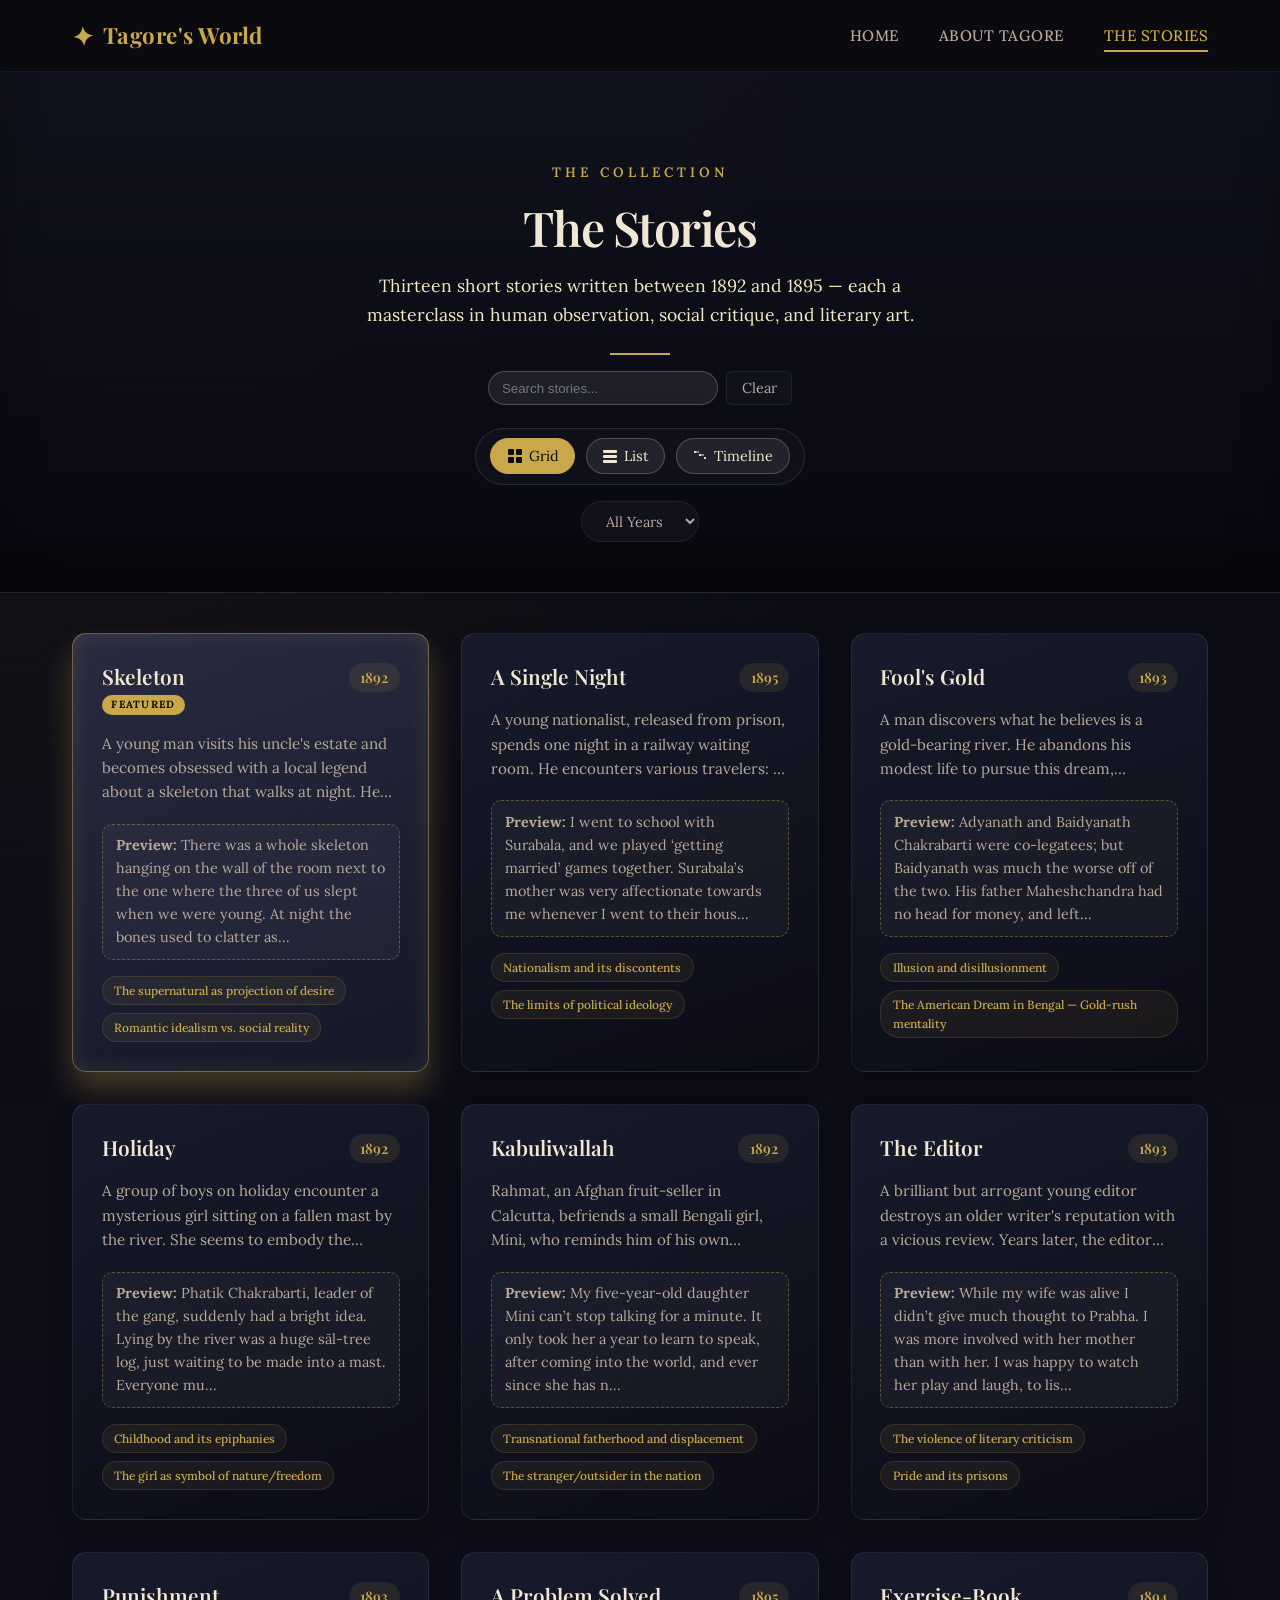
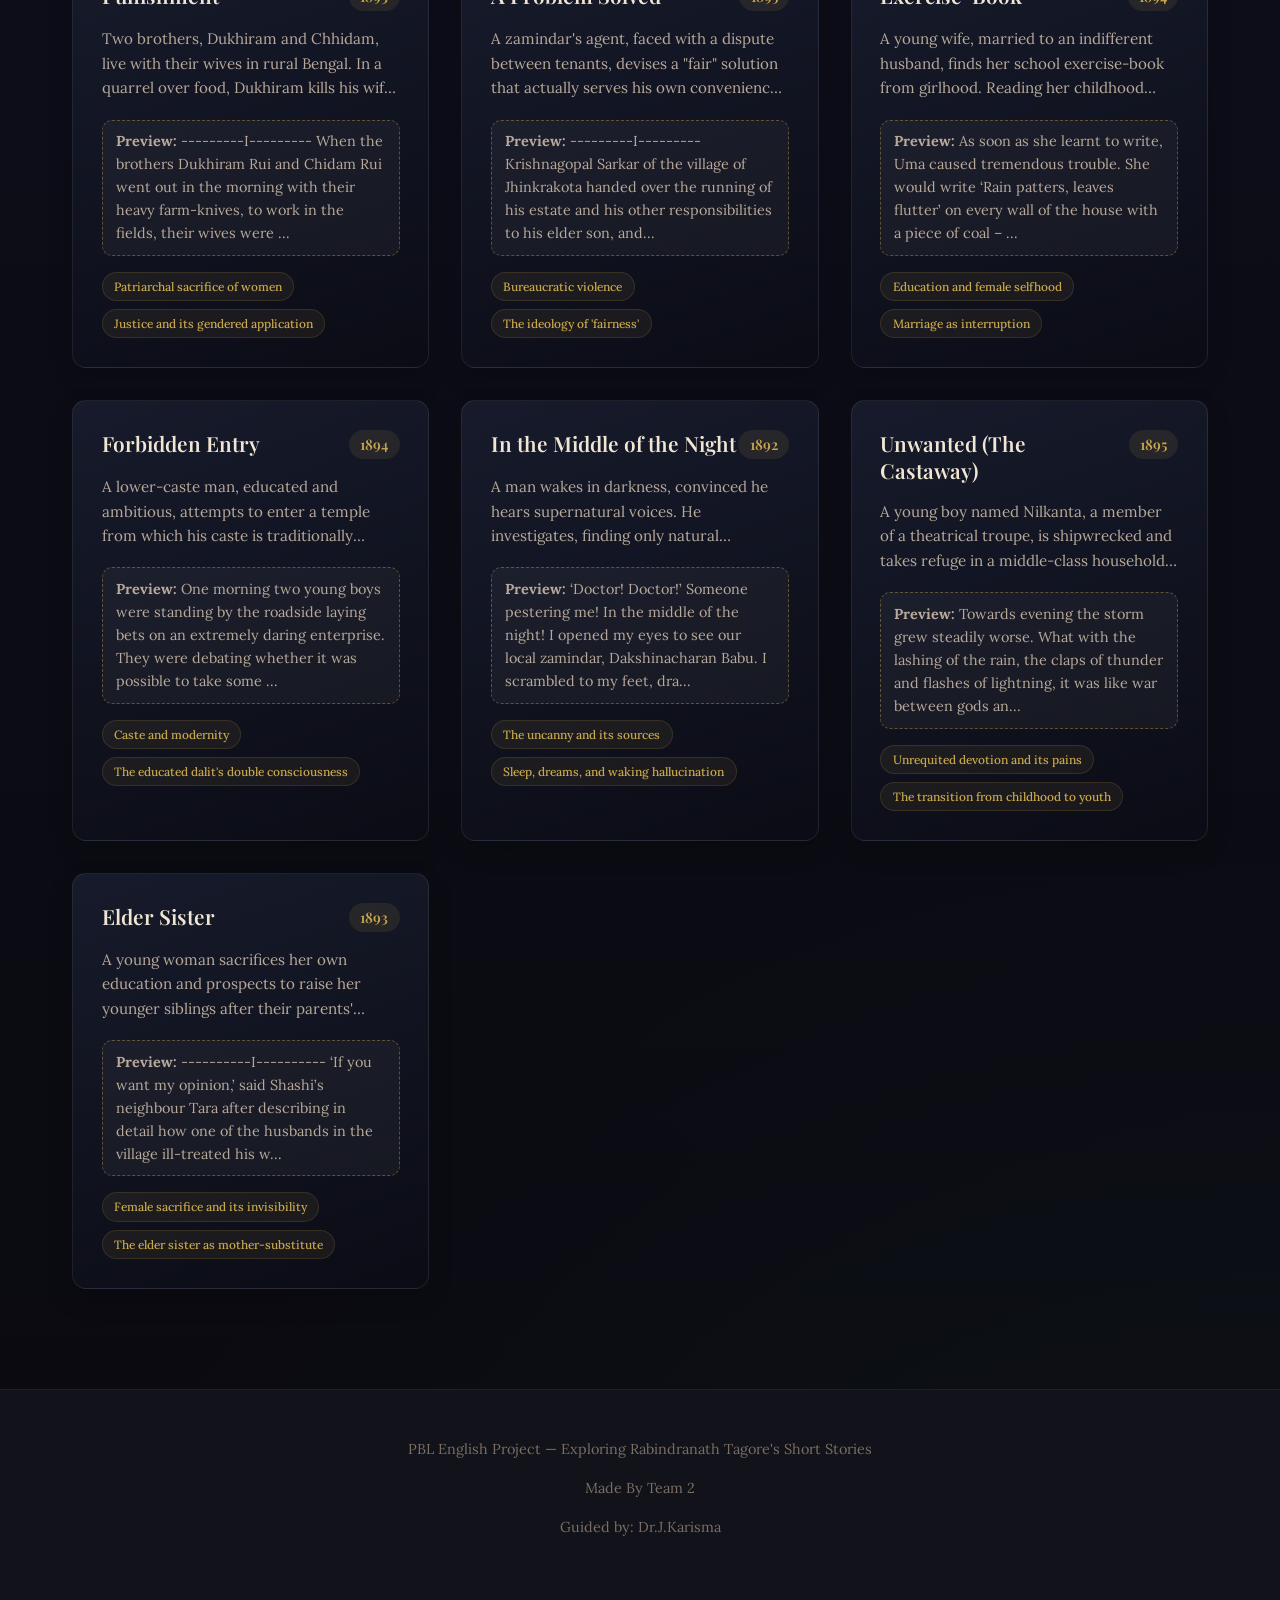
<file: stories.html>
<!DOCTYPE html>
<html lang="en">

<head>
    <meta charset="UTF-8">
    <meta name="viewport" content="width=device-width, initial-scale=1.0">
    <meta name="description"
        content="Browse all thirteen short stories by Rabindranath Tagore — view as a grid or list, each with summaries, themes, and analysis.">
    <title>The Stories — Rabindranath Tagore's Short Stories</title>
    <link rel="stylesheet" href="css/style.css">
</head>

<body>

    <div class="particles"></div>
    <nav class="navbar">
        <div class="nav-container">
            <a href="home.html" class="nav-logo">
                <span class="logo-icon">✦</span> Tagore's World
            </a>
            <ul class="nav-links">
                <li><a href="home.html">Home</a></li>
                <li><a href="about.html">About Tagore</a></li>
                <li><a href="stories.html">The Stories</a></li>
            </ul>
            <div class="hamburger">
                <span></span>
                <span></span>
                <span></span>
            </div>
        </div>
    </nav>
    <section class="stories-hero">
        <div class="container">
            <span class="section-label">The Collection</span>
            <h1 class="section-title">The Stories</h1>
            <p style="max-width: 600px; margin: 1rem auto 0; font-size: 1.1rem;">Thirteen short stories written between
                1892 and 1895 — each a masterclass in human observation, social critique, and literary art.</p>
            <div class="section-divider"></div>

            <div style="display:flex; justify-content:center; gap:0.5rem; flex-wrap:wrap; margin-top:1rem;">
                <input id="story-search" type="search" placeholder="Search stories..." style="background: rgba(255,255,255,0.08); border: 1px solid rgba(255,255,255,0.2); color:#fff; padding:0.45rem 0.8rem; border-radius:999px; min-width:230px;" />
                <button id="clear-search" class="view-btn" style="padding:0.45rem 0.9rem;">Clear</button>
            </div>
            <div class="view-controls">
                <button class="view-btn active" id="grid-view-btn" aria-label="Grid view">
                    <svg width="16" height="16" viewBox="0 0 16 16" fill="currentColor">
                        <rect x="1" y="1" width="6" height="6" rx="1" />
                        <rect x="9" y="1" width="6" height="6" rx="1" />
                        <rect x="1" y="9" width="6" height="6" rx="1" />
                        <rect x="9" y="9" width="6" height="6" rx="1" />
                    </svg>
                    Grid
                </button>
                <button class="view-btn" id="list-view-btn" aria-label="List view">
                    <svg width="16" height="16" viewBox="0 0 16 16" fill="currentColor">
                        <rect x="1" y="2" width="14" height="3" rx="1" />
                        <rect x="1" y="7" width="14" height="3" rx="1" />
                        <rect x="1" y="12" width="14" height="3" rx="1" />
                    </svg>
                    List
                </button>
                <button class="view-btn" id="timeline-view-btn" aria-label="Timeline view">
                    <svg width="16" height="16" viewBox="0 0 16 16" fill="currentColor">
                        <rect x="2" y="3" width="2" height="2" rx="0.5" />
                        <rect x="7" y="6" width="2" height="2" rx="0.5" />
                        <rect x="12" y="9" width="2" height="2" rx="0.5" />
                        <path d="M3 4h4M8 7h4M13 10h0" stroke="currentColor" stroke-width="1" />
                    </svg>
                    Timeline
                </button>
            </div>
            <div class="filter-controls" style="margin-top: 1rem; display: flex; justify-content: center; gap: 0.75rem; flex-wrap: wrap;">
                <select id="year-filter" class="view-btn" aria-label="Filter by year" style="border-radius: 999px;">
                    <option value="all">All Years</option>
                </select>
            </div>
        </div>
    </section>
    <section class="timeline-section hidden" id="timeline-section">
        <div class="container">
            <h2 class="section-title" style="color:#f0e6d3; text-align:center;">Stories Timeline (Year-wise)</h2>
            <div id="timeline-list" class="timeline-list"></div>
        </div>
    </section>

    <section class="stories-container">
        <div class="container">
            <div class="stories-grid reveal-children" id="stories-grid">
                <!-- Populated by JS -->
            </div>
        </div>
    </section>
    <footer class="footer">
        <div class="container">
            <p>PBL English Project — Exploring Rabindranath Tagore's Short Stories</p>
            <p style="margin-top: 0.5rem;">Made By Team 2</p>
            <p>Guided by: Dr.J.Karisma</p>
        </div>
    </footer>

    <script src="js/stories-data.js"></script>
    <script src="js/app.js"></script>
    <script src="js/stories.js"></script>
</body>

</html>
</file>
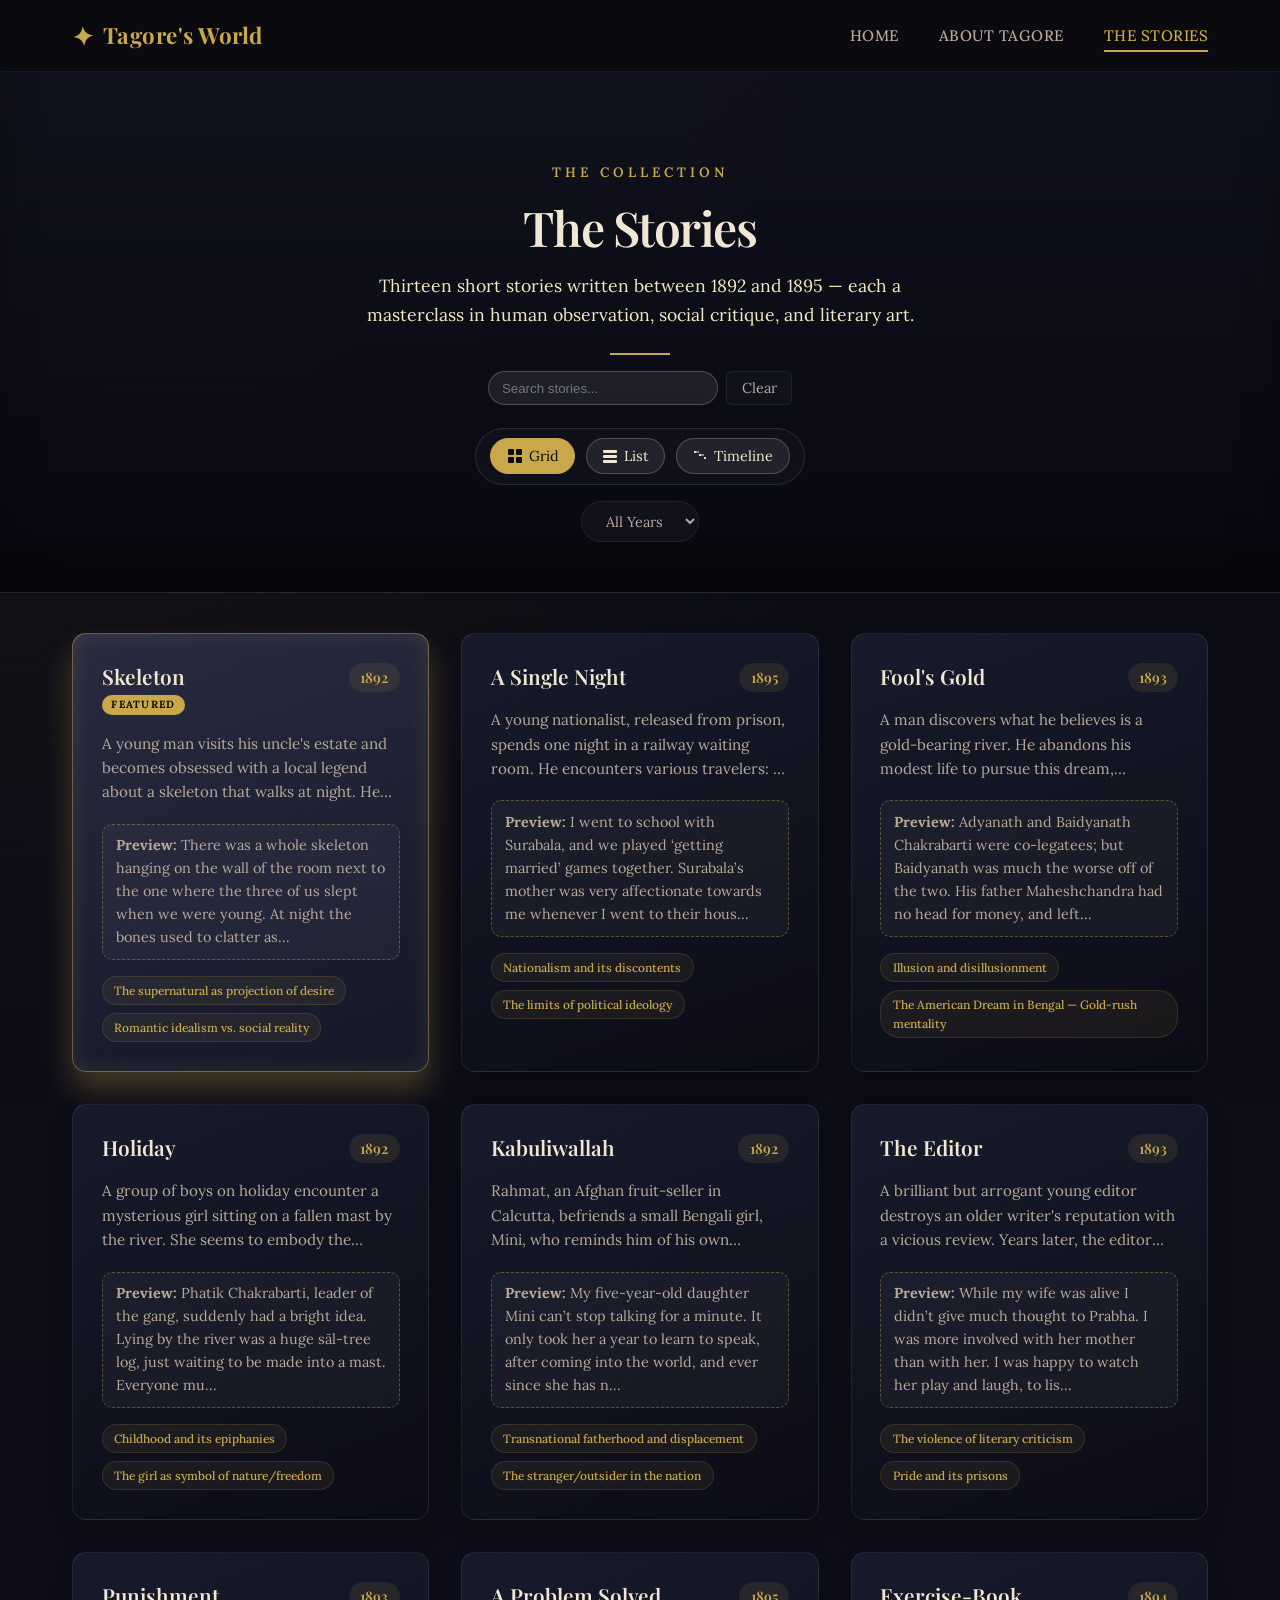
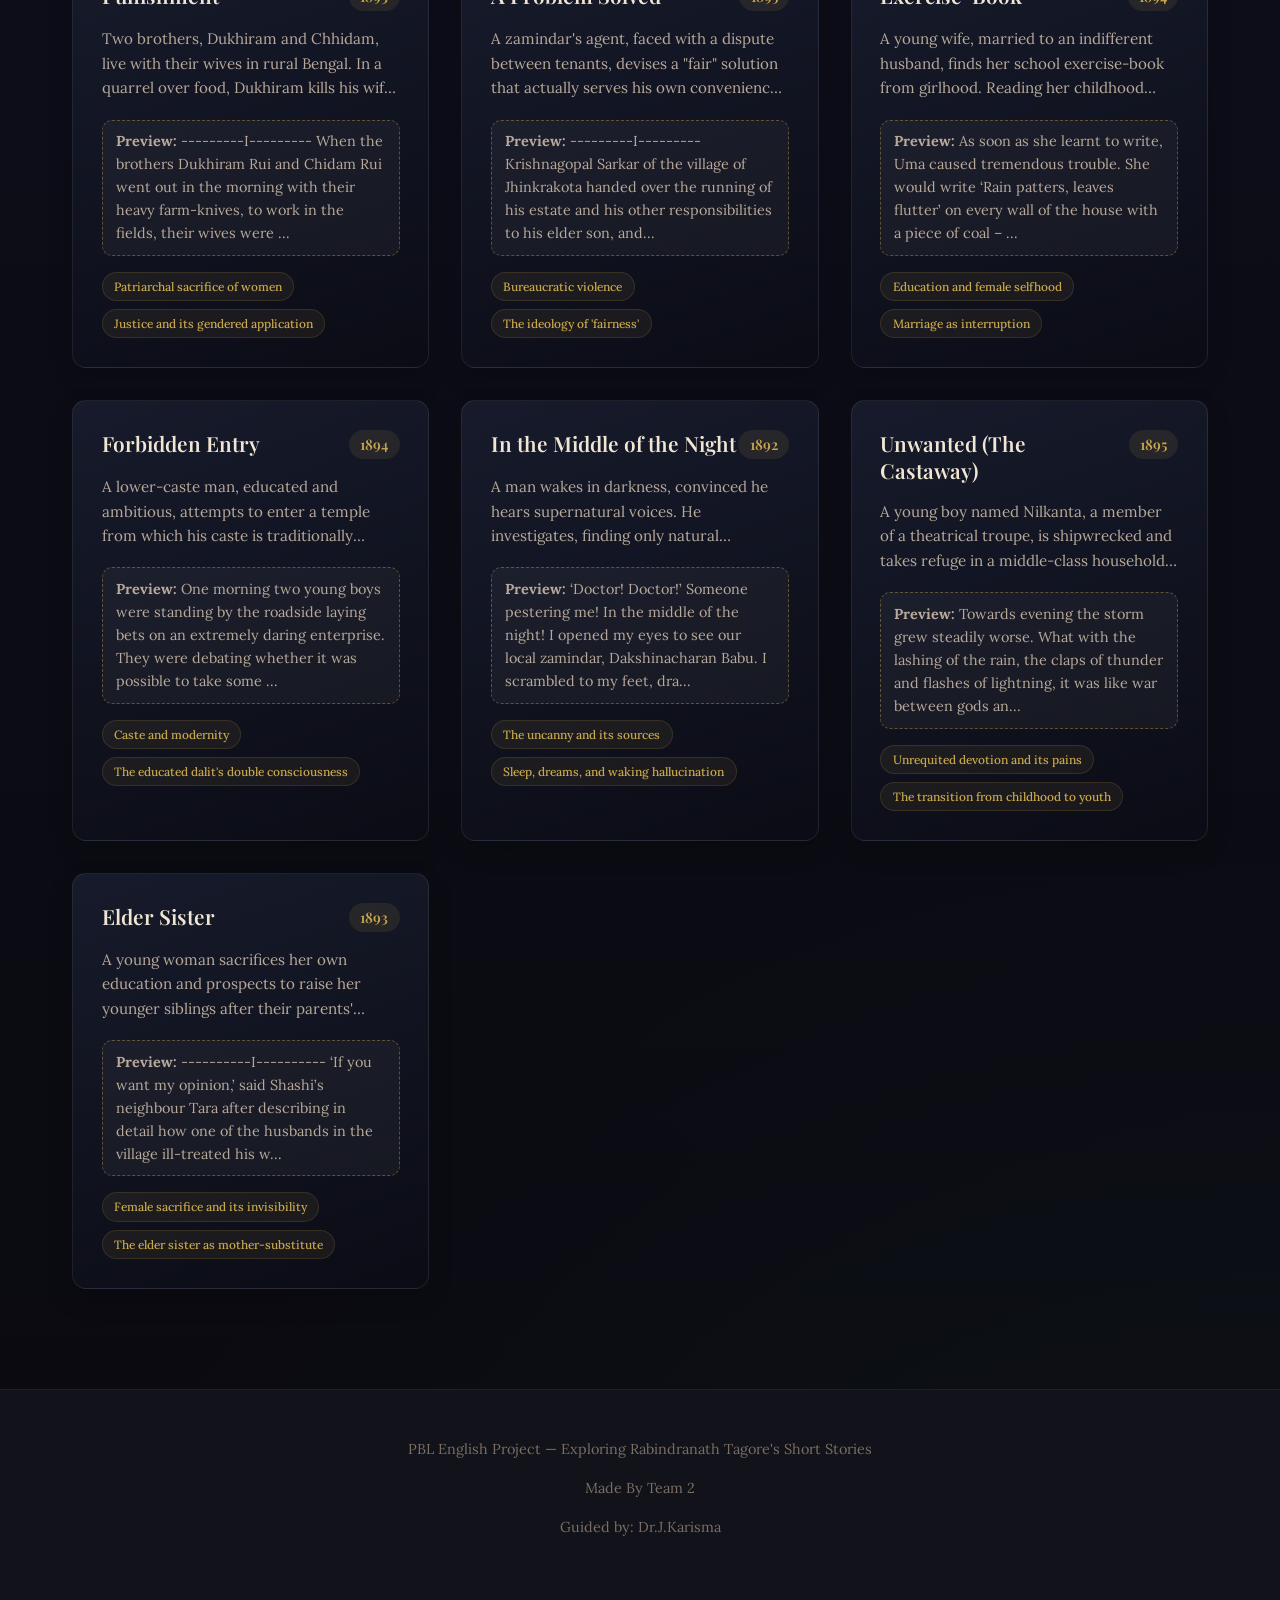
<file: story.html>
<!DOCTYPE html>
<html lang="en">

<head>
    <meta charset="UTF-8">
    <meta name="viewport" content="width=device-width, initial-scale=1.0">
    <meta name="description"
        content="Read the full summary, key themes, analysis, and standout quotes from this Rabindranath Tagore short story.">
    <title>Story Detail — Tagore's Stories</title>
    <link rel="stylesheet" href="css/style.css">
</head>

<body>

    <div class="particles"></div>
    <nav class="navbar">
        <div class="nav-container">
            <a href="home.html" class="nav-logo">
                <span class="logo-icon">✦</span> Tagore's World
            </a>
            <ul class="nav-links">
                <li><a href="home.html">Home</a></li>
                <li><a href="about.html">About Tagore</a></li>
                <li><a href="stories.html">The Stories</a></li>
            </ul>
            <div class="hamburger">
                <span></span>
                <span></span>
                <span></span>
            </div>
        </div>
    </nav>
    <section class="story-detail-hero">
        <div class="container">
            <a href="stories.html" class="section-label"
                style="display:inline-flex; align-items:center; gap:0.4rem; cursor:pointer; text-decoration:none;">←
                Back to All Stories</a>
            <h1 class="section-title" id="story-title">Loading...</h1>
            <div class="story-meta" id="story-meta"></div>
        </div>
    </section>
    <section class="story-body">
        <div class="container" id="story-content">
        </div>
    </section>
    <footer class="footer">
        <div class="container">
            <p>PBL English Project — Exploring Rabindranath Tagore's Short Stories</p>
            <p style="margin-top: 0.5rem;">Made By Team 2</p>
            <p>Guided by: Dr.J.Karisma</p>
        </div>
    </footer>

    <script src="js/stories-data.js"></script>
    <script src="js/app.js"></script>
    <script src="js/story-detail.js"></script>
</body>

</html>
</file>
<file: css/style.css>
@import url('https://fonts.googleapis.com/css2?family=Playfair+Display:ital,wght@0,400;0,500;0,600;0,700;0,800;1,400;1,500;1,600&family=Lora:ital,wght@0,400;0,500;0,600;0,700;1,400;1,500&display=swap');


:root {
 
  --bg-primary: #0a0a0f;
  --bg-secondary: #12121a;
  --bg-card: rgba(20, 20, 32, 0.7);
  --bg-card-hover: rgba(30, 30, 48, 0.85);
  --bg-glass: rgba(255, 255, 255, 0.03);
  --bg-glass-border: rgba(255, 255, 255, 0.06);

  --text-primary: #f0e6d3;
  --text-secondary: #b8a99a;
  --text-muted: #7a6e63;

  --gold: #c9a84c;
  --gold-light: #e8d48b;
  --gold-dark: #a07d2e;
  --gold-glow: rgba(201, 168, 76, 0.3);

  --accent-red: #c44d4d;
  --accent-teal: #4da8a8;

  --font-heading: 'Playfair Display', Georgia, serif;
  --font-body: 'Lora', 'Times New Roman', serif;

  
  --nav-height: 72px;
  --section-padding: 100px;
  --container-width: 1200px;

  
  --transition-fast: 0.2s ease;
  --transition-medium: 0.4s ease;
  --transition-slow: 0.7s cubic-bezier(0.16, 1, 0.3, 1);


  --shadow-card: 0 8px 32px rgba(0, 0, 0, 0.4);
  --shadow-glow: 0 0 40px rgba(201, 168, 76, 0.15);
}


*, *::before, *::after {
  margin: 0;
  padding: 0;
  box-sizing: border-box;
}

html {
  scroll-behavior: smooth;
  font-size: 16px;
}

body {
  font-family: var(--font-body);
  background: radial-gradient(circle at 0 0, rgba(201, 168, 76, 0.08), transparent 30%), radial-gradient(circle at 100% 120%, rgba(77, 168, 168, 0.08), transparent 35%), linear-gradient(180deg, #0b0b12 0%, #0d0d19 50%, #0a0a0f 100%);
  color: var(--text-primary);
  line-height: 1.6;
  overflow-x: hidden;
  -webkit-font-smoothing: antialiased;
  min-height: 100vh;
}

a {
  color: var(--gold);
  text-decoration: none;
  transition: color var(--transition-fast), transform var(--transition-fast);
}
a:hover {
  transform: translateY(-1px);
} 

a:hover {
  color: var(--gold-light);
}

img {
  max-width: 100%;
  height: auto;
  display: block;
}

h1, h2, h3, h4, h5, h6 {
  font-family: var(--font-heading);
  font-weight: 600;
  line-height: 1.3;
  color: var(--text-primary);
}

h1 { font-size: clamp(2.4rem, 5vw, 4rem); }
h2 { font-size: clamp(1.8rem, 3.5vw, 2.8rem); }
h3 { font-size: clamp(1.3rem, 2.5vw, 1.8rem); }

p {
  margin-bottom: 1rem;
  color: var(--text-secondary);
}

::selection {
  background: var(--gold);
  color: var(--bg-primary);
}

.section-title {
  letter-spacing: -0.02em;
  line-height: 1.25;
  margin-bottom: 0.75rem;
}

.section-label {
  letter-spacing: 0.18em;
}


::-webkit-scrollbar { width: 8px; }
::-webkit-scrollbar-track { background: var(--bg-primary); }
::-webkit-scrollbar-thumb {
  background: var(--gold-dark);
  border-radius: 4px;
}
::-webkit-scrollbar-thumb:hover { background: var(--gold); }


.navbar {
  position: fixed;
  top: 0;
  left: 0;
  width: 100%;
  height: var(--nav-height);
  z-index: 1000;
  display: flex;
  align-items: center;
  justify-content: center;
  background: rgba(10, 10, 15, 0.85);
  backdrop-filter: blur(20px);
  -webkit-backdrop-filter: blur(20px);
  border-bottom: 1px solid var(--bg-glass-border);
  transition: background var(--transition-medium);
}

.navbar.scrolled {
  background: rgba(10, 10, 15, 0.95);
  box-shadow: 0 4px 30px rgba(0, 0, 0, 0.3);
}

.nav-container {
  width: 100%;
  max-width: var(--container-width);
  padding: 0 2rem;
  display: flex;
  align-items: center;
  justify-content: space-between;
}

.nav-logo {
  font-family: var(--font-heading);
  font-size: 1.4rem;
  font-weight: 700;
  color: var(--gold);
  letter-spacing: 0.5px;
  display: flex;
  align-items: center;
  gap: 0.5rem;
  transition: transform var(--transition-fast), filter var(--transition-fast);
}

.nav-logo:hover {
  transform: translateY(-1px);
  filter: saturate(1.2);
}

.nav-logo .logo-icon {
  font-size: 1.6rem;
  transform: rotate(-5deg);
}

.nav-links {
  display: flex;
  list-style: none;
  gap: 2.5rem;
  align-items: center;
}

.nav-links a {
  font-family: var(--font-body);
  font-size: 0.95rem;
  font-weight: 500;
  color: var(--text-secondary);
  letter-spacing: 0.5px;
  text-transform: uppercase;
  position: relative;
  padding: 0.3rem 0;
}

.nav-links a::after {
  content: '';
  position: absolute;
  bottom: -2px;
  left: 0;
  width: 0;
  height: 2px;
  background: var(--gold);
  transition: width var(--transition-medium);
}

.nav-links a:hover,
.nav-links a.active {
  color: var(--gold);
}

.nav-links a:hover::after,
.nav-links a.active::after {
  width: 100%;
}

/* Hamburger */
.hamburger {
  display: none;
  flex-direction: column;
  gap: 5px;
  cursor: pointer;
  z-index: 1001;
  padding: 5px;
}

.hamburger span {
  display: block;
  width: 26px;
  height: 2px;
  background: var(--text-primary);
  transition: all var(--transition-fast);
  border-radius: 2px;
}

.hamburger.active span:nth-child(1) {
  transform: rotate(45deg) translate(5px, 5px);
}

.hamburger.active span:nth-child(2) {
  opacity: 0;
}

.hamburger.active span:nth-child(3) {
  transform: rotate(-45deg) translate(5px, -5px);
}

/* ===== CONTAINER ===== */
.container {
  width: 100%;
  max-width: var(--container-width);
  margin: 0 auto;
  padding: 0 2rem;
}

/* ===== HERO SECTION ===== */
.hero {
  position: relative;
  min-height: 93vh;
  display: flex;
  align-items: center;
  justify-content: center;
  overflow: hidden;
  padding: 6rem 0 2rem;
}

.hero-bg {
  position: absolute;
  inset: 0;
  z-index: 0;
  opacity: 0.7;
  filter: saturate(0.7) blur(0.5px);
}

.hero-bg img {
  width: 100%;
  height: 100%;
  object-fit: cover;
  opacity: 0.6;
}

.hero-bg::after {
  content: '';
  position: absolute;
  inset: 0;
  background: linear-gradient(
    to bottom,
    rgba(10, 10, 15, 0.5) 0%,
    rgba(10, 10, 15, 0.65) 45%,
    rgba(10, 10, 15, 0.95) 100%
  );
}

.hero-content {
  position: relative;
  z-index: 1;
  text-align: center;
  max-width: 820px;
  padding: 2rem;
  border-radius: 16px;
  background: rgba(255, 255, 255, 0.03);
  border: 1px solid rgba(255, 255, 255, 0.08);
  box-shadow: 0 30px 70px rgba(0, 0, 0, 0.4);
  backdrop-filter: blur(3px);
}

.hero-subtitle {
  font-family: var(--font-body);
  font-size: 1rem;
  font-weight: 500;
  color: var(--gold);
  text-transform: uppercase;
  letter-spacing: 4px;
  margin-bottom: 1.5rem;
  opacity: 0;
  animation: fadeInUp 0.8s ease 0.3s forwards;
}

.hero-title {
  font-size: clamp(2.8rem, 6vw, 5rem);
  font-weight: 700;
  margin-bottom: 1.5rem;
  line-height: 1.15;
  opacity: 0;
  animation: fadeInUp 0.8s ease 0.5s forwards;
  text-shadow: 0 0 10px rgba(255,255,255,0.15), 0 0 24px rgba(255,255,255,0.08);
}

.hero-title .highlight {
  color: var(--gold);
  font-style: italic;
  text-shadow: 0 0 12px rgba(255, 255, 255, 0.9), 0 0 22px rgba(255, 229, 129, 0.9), 0 0 50px rgba(255, 245, 180, 0.35);
  animation: glowText 2.2s ease-in-out infinite;
}

@keyframes glowText {
  0%, 100% { text-shadow: 0 0 8px rgba(255, 255, 255, 0.6), 0 0 18px rgba(255, 229, 129, 0.35); }
  50% { text-shadow: 0 0 18px rgba(255, 255, 255, 0.9), 0 0 38px rgba(255, 244, 194, 0.5); }
}

.hero-description {
  font-size: 1.15rem;
  color: var(--text-secondary);
  max-width: 600px;
  margin: 0 auto 2.5rem;
  opacity: 0;
  animation: fadeInUp 0.8s ease 0.7s forwards;
}

.hero-cta {
  display: flex;
  gap: 1.2rem;
  justify-content: center;
  flex-wrap: wrap;
  opacity: 0;
  animation: fadeInUp 0.8s ease 0.9s forwards;
}

/* ===== BUTTONS ===== */
.btn {
  display: inline-flex;
  align-items: center;
  gap: 0.45rem;
  padding: 0.78rem 1.9rem;
  border-radius: 999px;
  font-family: var(--font-body);
  font-size: 0.9rem;
  font-weight: 700;
  letter-spacing: 0.6px;
  cursor: pointer;
  border: 0;
  transition: all 0.25s ease;
  text-transform: uppercase;
  box-shadow: 0 8px 25px rgba(0, 0, 0, 0.2);
}

.btn-primary {
  background: linear-gradient(135deg, #e8ca68, #c59d3a);
  color: #111;
}

.btn-primary:hover {
  background: linear-gradient(135deg, #f2df92, #d6aa46);
  transform: translateY(-2px) scale(1.01);
  box-shadow: 0 12px 30px rgba(216, 172, 69, 0.32);
}

.btn-outline {
  background: rgba(255, 255, 255, 0.06);
  color: #fdf3e2;
  border: 1px solid rgba(255, 255, 255, 0.35);
}

.btn-outline:hover {
  background: rgba(255, 255, 255, 0.2);
  border-color: rgba(255, 255, 255, 0.6);
  color: #fff;
  transform: translateY(-2px);
}

/* ===== SECTION HEADERS ===== */
.section-header {
  text-align: center;
  margin-bottom: 4rem;
}

.section-label {
  font-family: var(--font-body);
  font-size: 0.85rem;
  font-weight: 600;
  color: var(--gold);
  text-transform: uppercase;
  letter-spacing: 4px;
  margin-bottom: 1rem;
  display: block;
}

.section-title {
  margin-bottom: 1rem;
}

.section-divider {
  width: 60px;
  height: 2px;
  background: var(--gold);
  margin: 1.5rem auto 0;
}

/* ===== FEATURED SECTION (Homepage) ===== */
.featured-section {
  padding: calc(var(--section-padding) + 1rem) 0;
  background: linear-gradient(180deg, rgba(14, 14, 26, 0.92), rgba(10, 10, 15, 0.95));
}

.featured-grid {
  display: grid;
  grid-template-columns: repeat(3, 1fr);
  gap: 1.4rem;
}

.featured-card {
  background: linear-gradient(160deg, rgba(22, 26, 44, 0.9), rgba(13, 14, 29, 0.9));
  border: 1px solid rgba(255, 255, 255, 0.08);
  border-radius: 16px;
  padding: 2rem;
  text-align: center;
  transition: all var(--transition-medium);
  position: relative;
  overflow: hidden;
  backdrop-filter: blur(4px);
  box-shadow: 0 14px 35px rgba(0, 0, 0, 0.35);
}

.featured-card::before {
  content: '';
  position: absolute;
  top: 0;
  left: 15%;
  right: 15%;
  height: 4px;
  border-radius: 999px;
  background: linear-gradient(90deg, rgba(201, 168, 76, 0.2), rgba(255, 255, 255, 0.45), rgba(201, 168, 76, 0.2));
  opacity: 0;
  transition: opacity var(--transition-medium), transform var(--transition-medium);
  transform: scaleX(0.8);
}

.featured-card:hover {
  background: linear-gradient(160deg, rgba(30, 34, 58, 0.95), rgba(16, 17, 34, 0.95));
  transform: translateY(-5px);
  box-shadow: 0 18px 45px rgba(0, 0, 0, 0.4);
  border-color: rgba(227, 191, 101, 0.25);
}

.featured-card:hover::before {
  opacity: 1;
  transform: scaleX(1);
}

.featured-card .card-icon {
  font-size: 2.5rem;
  margin-bottom: 1.5rem;
  display: block;
}

.featured-card h3 {
  font-size: 1.3rem;
  margin-bottom: 1rem;
}

.featured-card p {
  font-size: 0.95rem;
  line-height: 1.6;
}

/* ===== INTRO SECTION ===== */
.intro-section {
  padding: var(--section-padding) 0;
}

.intro-content {
  display: grid;
  grid-template-columns: 1fr 1fr;
  gap: 4rem;
  align-items: center;
}

.intro-text h2 {
  margin-bottom: 1.5rem;
}

.intro-text p {
  font-size: 1.05rem;
  margin-bottom: 1rem;
}

.intro-text ul {
  margin-bottom: 1rem;
  color: #f2e8cc;
  border-left: 3px solid rgba(201, 168, 76, 0.5);
  padding-left: 0.85rem;
}

.intro-cta {
  margin-top: 0.3rem;
  font-style: italic;
  color: #e5d3a6;
  font-size: 1rem;
}

.intro-quote {
  position: relative;
  padding: 2.5rem;
  background: var(--bg-card);
  border-left: 3px solid var(--gold);
  border-radius: 0 12px 12px 0;
}

.intro-quote blockquote {
  font-family: var(--font-heading);
  font-size: 1.4rem;
  font-style: italic;
  color: var(--text-primary);
  line-height: 1.6;
  margin-bottom: 1rem;
}

.intro-quote cite {
  font-family: var(--font-body);
  font-size: 0.9rem;
  color: var(--gold);
  font-style: normal;
}

/* ===== ABOUT PAGE ===== */
.about-hero {
  padding-top: calc(var(--nav-height) + 60px);
  padding-bottom: 60px;
  text-align: center;
  background: linear-gradient(to bottom, var(--bg-secondary), var(--bg-primary));
}

.about-bio {
  padding: var(--section-padding) 0;
}

.bio-grid {
  display: grid;
  grid-template-columns: 1fr 1.5fr;
  gap: 4rem;
  align-items: start;
}

.bio-image {
  border-radius: 12px;
  overflow: hidden;
  border: 2px solid var(--bg-glass-border);
  box-shadow: var(--shadow-card);
}

.bio-text h3 {
  color: var(--gold);
  margin-bottom: 1rem;
  font-size: 1.5rem;
}

.bio-text p {
  font-size: 1.05rem;
  margin-bottom: 1.2rem;
}

/* Timeline */
.timeline-section {
  padding: var(--section-padding) 0;
  background: var(--bg-secondary);
}

.timeline {
  position: relative;
  max-width: 900px;
  margin: 0 auto;
}

.timeline::before {
  content: '';
  position: absolute;
  top: 0;
  bottom: 0;
  left: 50%;
  width: 2px;
  background: linear-gradient(to bottom, transparent, var(--gold), transparent);
  transform: translateX(-50%);
}

.timeline-item {
  display: flex;
  align-items: flex-start;
  margin-bottom: 3rem;
  position: relative;
}

.timeline-item:nth-child(odd) {
  flex-direction: row-reverse;
  text-align: right;
}

.timeline-item:nth-child(odd) .timeline-content {
  margin-right: 3rem;
  margin-left: 0;
}

.timeline-item:nth-child(even) .timeline-content {
  margin-left: 3rem;
}

.timeline-dot {
  position: absolute;
  left: 50%;
  transform: translateX(-50%);
  width: 16px;
  height: 16px;
  border-radius: 50%;
  background: var(--gold);
  border: 3px solid var(--bg-secondary);
  z-index: 2;
  box-shadow: 0 0 15px var(--gold-glow);
}

.timeline-content {
  width: calc(50% - 2rem);
  background: var(--bg-card);
  border: 1px solid var(--bg-glass-border);
  border-radius: 10px;
  padding: 1.5rem;
  transition: all var(--transition-medium);
}

.timeline-content:hover {
  border-color: rgba(201, 168, 76, 0.2);
  transform: translateY(-3px);
  box-shadow: var(--shadow-card);
}

.timeline-year {
  font-family: var(--font-heading);
  font-size: 1.3rem;
  font-weight: 700;
  color: var(--gold);
  margin-bottom: 0.5rem;
}

.timeline-content h4 {
  font-size: 1.05rem;
  margin-bottom: 0.5rem;
}

.timeline-content p {
  font-size: 0.9rem;
  line-height: 1.6;
}

/* ===== STORIES PAGE ===== */
.stories-hero {
  padding-top: calc(var(--nav-height) + 90px);
  padding-bottom: 50px;
  text-align: center;
  background: linear-gradient(180deg, rgba(16, 18, 30, 0.96), rgba(8, 9, 16, 0.98));
  border-bottom: 1px solid rgba(255, 255, 255, 0.08);
  box-shadow: inset 0 -40px 45px rgba(0, 0, 0, 0.25);
}

.stories-hero .section-title {
  font-size: clamp(2.2rem, 5vw, 3rem);
  margin-top: 0.4rem;
  margin-bottom: 0.45rem;
  letter-spacing: -0.03em;
  line-height: 1.15;
}

.stories-hero p {
  color: #f2e9c4;
  margin: 0.4rem auto 0;
  max-width: 680px;
  font-size: 1.02rem;
  line-height: 1.65;
}

.view-controls {
  display: flex;
  justify-content: center;
  gap: 0.65rem;
  margin-top: 1.7rem;
  flex-wrap: wrap;
  background: rgba(20, 22, 34, 0.55);
  padding: 0.6rem 0.9rem;
  border-radius: 999px;
  border: 1px solid rgba(255,255,255,0.1);
  width: fit-content;
  margin: 1.4rem auto 0;
}

.view-controls .view-btn {
  border-radius: 999px;
  border: 1px solid rgba(255,255,255,0.2);
  background: rgba(255,255,255,0.08);
  color: #f4e6cf;
  padding: 0.5rem 0.95rem;
  transition: all 0.2s ease;
}

.view-controls .view-btn:hover {
  background: rgba(255,255,255,0.15);
  transform: translateY(-1px);
}

.view-btn {
  padding: 0.6rem 1.2rem;
  background: var(--bg-card);
  border: 1px solid var(--bg-glass-border);
  color: var(--text-secondary);
  border-radius: 6px;
  cursor: pointer;
  font-family: var(--font-body);
  font-size: 0.9rem;
  transition: all var(--transition-fast);
  display: flex;
  align-items: center;
  gap: 0.4rem;
}

.view-btn.active,
.view-btn:hover {
  background: var(--gold);
  color: var(--bg-primary);
  border-color: var(--gold);
}

/* Story Cards Grid */
.stories-container {
  padding: 2rem 0 var(--section-padding);
}

.stories-grid {
  display: grid;
  grid-template-columns: repeat(auto-fill, minmax(340px, 1fr));
  gap: 2rem;
  transition: all var(--transition-medium);
}

.stories-grid.list-view {
  grid-template-columns: 1fr;
  max-width: 800px;
  margin: 0 auto;
}

.story-card {
  background: linear-gradient(160deg, rgba(24, 28, 44, 0.95), rgba(11, 12, 22, 0.96));
  border: 1px solid rgba(255, 255, 255, 0.08);
  border-radius: 14px;
  padding: 1.8rem;
  cursor: pointer;
  transition: all 0.3s ease;
  position: relative;
  overflow: hidden;
  text-decoration: none;
  display: block;
  box-shadow: 0 10px 25px rgba(0, 0, 0, 0.18);
}

.story-card::before {
  content: '';
  position: absolute;
  top: 0;
  left: 0;
  right: 0;
  height: 4px;
  background: linear-gradient(90deg, rgba(201, 168, 76, 0.4), rgba(255, 255, 255, 0.75), rgba(201, 168, 76, 0.4));
  transform: scaleX(0.65);
  transition: transform 0.3s ease, opacity 0.3s ease;
  transform-origin: left;
  opacity: 0;
}

.story-card:hover {
  background: linear-gradient(160deg, rgba(36, 42, 67, 0.96), rgba(16, 18, 35, 1));
  border-color: rgba(255, 255, 255, 0.2);
  transform: translateY(-4px);
  box-shadow: 0 20px 35px rgba(0, 0, 0, 0.32), 0 0 18px rgba(201, 168, 76, 0.06);
}

.story-card:hover::before {
  transform: scaleX(1);
  opacity: 1;
}

.story-card-header {
  display: flex;
  justify-content: space-between;
  align-items: flex-start;
  margin-bottom: 1rem;
}

.story-card-title {
  font-family: var(--font-heading);
  font-size: 1.3rem;
  font-weight: 600;
  color: var(--text-primary);
  transition: color var(--transition-fast);
}

.story-card:hover .story-card-title {
  color: var(--gold);
}

.story-card-year {
  font-family: var(--font-heading);
  font-size: 0.9rem;
  color: var(--gold);
  font-weight: 600;
  background: rgba(201, 168, 76, 0.1);
  padding: 0.2rem 0.7rem;
  border-radius: 20px;
  flex-shrink: 0;
}

.story-card-excerpt {
  font-size: 0.95rem;
  color: var(--text-secondary);
  line-height: 1.6;
  display: -webkit-box;
  line-clamp: 3;
  -webkit-line-clamp: 3;
  -webkit-box-orient: vertical;
  overflow: hidden;
  margin-bottom: 1.2rem;
}

.story-card-themes {
  display: flex;
  flex-wrap: wrap;
  gap: 0.5rem;
}

.theme-tag {
  font-size: 0.75rem;
  color: var(--gold);
  background: rgba(201, 168, 76, 0.08);
  border: 1px solid rgba(201, 168, 76, 0.15);
  padding: 0.25rem 0.7rem;
  border-radius: 20px;
  font-weight: 500;
}

.story-card.featured {
  border: 1px solid rgba(255, 215, 117, 0.35);
  box-shadow: 0 18px 30px rgba(201, 168, 76, 0.28), inset 0 0 22px rgba(255, 229, 159, 0.1);
  background: linear-gradient(160deg, rgba(43, 44, 66, 0.96), rgba(20, 24, 40, 0.99));
}

.story-card-badge {
  display: inline-block;
  margin-top: 0.15rem;
  color: var(--bg-primary);
  background: var(--gold);
  font-size: 0.65rem;
  letter-spacing: 0.12em;
  text-transform: uppercase;
  font-weight: 700;
  border-radius: 99px;
  padding: 0.12rem 0.6rem;
}

.story-card-preview {
  margin: 0.6rem 0 1rem;
  background: rgba(255,255,255,0.04);
  border: 1px dashed rgba(201,168,76,0.4);
  border-radius: 10px;
  padding: 0.6rem 0.8rem;
  color: var(--text-secondary);
  font-size: 0.9rem;
}

/* List view adjustments */
.stories-grid.list-view .story-card {
  display: grid;
  grid-template-columns: 1fr;
}

.stories-grid.list-view .story-card-excerpt {
  line-clamp: 2;
  -webkit-line-clamp: 2;
}

.stories-grid {
  margin-top: 0.5rem;
}

.hidden {
  display: none !important;
}

.timeline-section {
  padding: 2rem 0 2rem;
}

.timeline-list {
  display: grid;
  grid-template-columns: repeat(auto-fill, minmax(280px, 1fr));
  gap: 1.2rem;
  margin-top: 1rem;
}

.timeline-year-block {
  display: flex;
  gap: 1rem;
  align-items: flex-start;
  margin-bottom: 1.2rem;
}

.timeline-year-marker {
  flex-shrink: 0;
  position: relative;
  padding-right: 1rem;
}

.timeline-year-marker::before {
  content: '';
  position: absolute;
  top: 0.4rem;
  right: 8px;
  width: 8px;
  height: 8px;
  border-radius: 50%;
  background: var(--gold);
  box-shadow: 0 0 0 4px rgba(201, 168, 76, 0.15);
}

.timeline-year-marker::after {
  content: '';
  position: absolute;
  top: 1.2rem;
  right: 11px;
  width: 2px;
  height: calc(100% - 1.2rem);
  background: rgba(201, 168, 76, 0.25);
}

.timeline-year-marker span {
  background: rgba(255, 255, 255, 0.08);
  color: var(--gold);
  display: inline-block;
  padding: 0.15rem 0.65rem;
  border-radius: 999px;
  font-weight: 700;
}

.timeline-year-content {
  flex: 1;
  display: grid;
  gap: 0.9rem;
}

.timeline-story-card {
  background: rgba(26, 30, 52, 0.85);
  border: 1px solid rgba(255,255,255,0.1);
  border-radius: 10px;
  padding: 0.9rem 1rem;
  transition: box-shadow var(--transition-fast), transform var(--transition-fast);
}

.timeline-story-card:hover {
  box-shadow: 0 14px 26px rgba(0, 0, 0, 0.4), 0 0 18px rgba(201, 168, 76, 0.2);
  transform: translateY(-2px);
}

.timeline-story-card h4 {
  font-size: 1.04rem;
  margin-bottom: 0.35rem;
}

.timeline-story-card h4 a {
  color: var(--text-primary);
  text-decoration: none;
}

.timeline-story-card h4 a:hover {
  color: var(--gold);
}

.timeline-story-card p {
  margin: 0;
  color: var(--text-secondary);
}

.timeline-meta {
  margin-top: 0.6rem;
  display: flex;
  gap: 0.5rem;
  flex-wrap: wrap;
  color: var(--gold-light);
  font-size: 0.8rem;
}

.timeline-meta span {
  background: rgba(255, 255, 255, 0.05);
  border: 1px solid rgba(201, 168, 76, 0.2);
  border-radius: 14px;
  padding: 0.2rem 0.55rem;
}

/* ===== STORY DETAIL PAGE ===== */
.story-detail-hero {
  padding-top: calc(var(--nav-height) + 80px);
  padding-bottom: 55px;
  text-align: center;
  background: linear-gradient(180deg, rgba(10, 12, 26, 0.96), rgba(6, 7, 14, 0.98));
  position: relative;
  border-bottom: 1px solid rgba(255,255,255,0.12);
  box-shadow: inset 0 -20px 35px rgba(0, 0, 0, 0.45);
}

.story-detail-hero::before {
  content: '';
  position: absolute;
  inset: 0;
  background: radial-gradient(circle at 50% 0%, rgba(255,255,255,0.06), transparent 45%);
  pointer-events: none;
}

.story-detail-hero::after {
  content: '';
  position: absolute;
  bottom: 0;
  left: 50%;
  transform: translateX(-50%);
  width: 70px;
  height: 3px;
  background: linear-gradient(90deg, transparent, var(--gold), transparent);
}

.story-detail-hero h1 {
  font-size: clamp(2rem, 6vw, 3rem);
  margin-bottom: 0.5rem;
  max-width: 800px;
  margin-inline: auto;
}

.story-meta {
  display: flex;
  justify-content: center;
  gap: 0.45rem;
  margin-top: 1rem;
  flex-wrap: wrap;
  max-width: 780px;
  margin-left: auto;
  margin-right: auto;
}

.story-meta-item {
  font-size: 0.85rem;
  color: #f1e9d6;
  background: rgba(255,255,255,0.05);
  border: 1px solid rgba(255,255,255,0.1);
  border-radius: 999px;
  padding: 0.35rem 0.7rem;
  display: flex;
  align-items: center;
  gap: 0.35rem;
}

.story-meta-item .meta-icon {
  display: inline-block;
  font-size: 0.9rem;
}

/* Story Body */
.story-body {
  padding: 3rem 0 var(--section-padding);
  max-width: 820px;
  margin: 0 auto;
}

.story-section {
  margin-bottom: 2rem;
  background: linear-gradient(180deg, rgba(14, 16, 28, 0.95), rgba(8, 9, 15, 0.9));
  border: 1px solid rgba(255,255,255,0.12);
  border-radius: 14px;
  padding: 1.2rem 1.4rem;
  box-shadow: 0 8px 20px rgba(0,0,0,0.2);
}

.story-section-label {
  font-family: var(--font-body);
  font-size: 0.75rem;
  font-weight: 700;
  color: var(--gold);
  text-transform: uppercase;
  letter-spacing: 2.5px;
  margin-bottom: 0.7rem;
  display: inline-flex;
  align-items: center;
  gap: 0.25rem;
  padding: 0.2rem 0.55rem;
  border-radius: 999px;
  background: rgba(255,255,255,0.05);
}

.story-section h3 {
  margin-bottom: 0.8rem;
}

.story-section p {
  font-size: 1.02rem;
  line-height: 1.8;
  margin-bottom: 0;
  color: #ece3cf;
}

.key-quote {
  background: linear-gradient(135deg, rgba(40, 40, 54, 0.96), rgba(24, 24, 37, 0.96));
  border-left: 3px solid var(--gold);
  border-radius: 0 12px 12px 0;
  padding: 1.7rem 2rem;
  margin: 1.5rem 0;
}

.key-quote p {
  font-family: var(--font-heading);
  font-size: 1.2rem;
  font-style: italic;
  color: #fffbf0;
  line-height: 1.6;
  margin: 0;
}

.themes-list li {
  font-size: 0.85rem;
  color: #fff;
  background: rgba(201, 168, 76, 0.12);
  border: 1px solid rgba(201,168,76,0.25);
  padding: 0.35rem 0.8rem;
  border-radius: 999px;
}

.story-nav {
  border-top: 1px solid rgba(255,255,255,0.08);
  margin-top: 2rem;
  padding-top: 1.8rem;
}

.story-nav a {
  border: 1px solid rgba(255,255,255,0.12);
  background: rgba(255, 255, 255, 0.04);
  color: #f7e9c8;
}

.story-nav a:hover {
  background: rgba(201, 168, 76, 0.12);
  color: #fff;
}

.story-section {
  margin-bottom: 3rem;
}

.story-section-label {
  font-family: var(--font-body);
  font-size: 0.8rem;
  font-weight: 600;
  color: var(--gold);
  text-transform: uppercase;
  letter-spacing: 3px;
  margin-bottom: 1rem;
  display: flex;
  align-items: center;
  gap: 0.5rem;
}

.story-section-label::after {
  content: '';
  flex: 1;
  height: 1px;
  background: var(--bg-glass-border);
}

.story-section h3 {
  margin-bottom: 1rem;
}

.story-section p {
  font-size: 1.05rem;
  line-height: 1.8;
}

/* Key Quote */
.key-quote {
  background: var(--bg-card);
  border-left: 3px solid var(--gold);
  border-radius: 0 12px 12px 0;
  padding: 2rem 2.5rem;
  margin: 2rem 0;
  position: relative;
}

.key-quote::before {
  content: '"';
  font-family: var(--font-heading);
  font-size: 4rem;
  color: var(--gold);
  opacity: 0.3;
  position: absolute;
  top: -0.5rem;
  left: 1rem;
  line-height: 1;
}

.key-quote p {
  font-family: var(--font-heading);
  font-size: 1.25rem;
  font-style: italic;
  color: var(--text-primary);
  line-height: 1.7;
}

/* Themes list in detail */
.themes-list {
  display: flex;
  flex-wrap: wrap;
  gap: 0.6rem;
  list-style: none;
}

.themes-list li {
  font-size: 0.9rem;
  color: var(--gold);
  background: rgba(201, 168, 76, 0.08);
  border: 1px solid rgba(201, 168, 76, 0.2);
  padding: 0.4rem 1rem;
  border-radius: 25px;
  font-weight: 500;
}

/* Story Navigation */
.story-nav {
  display: flex;
  justify-content: space-between;
  align-items: center;
  padding: 2rem 0;
  border-top: 1px solid var(--bg-glass-border);
  margin-top: 2rem;
}

.story-nav a {
  display: flex;
  align-items: center;
  gap: 0.5rem;
  font-size: 0.95rem;
  color: var(--text-secondary);
  transition: all var(--transition-fast);
  padding: 0.7rem 1.2rem;
  border-radius: 8px;
  border: 1px solid rgba(255,255,255,0.18);
  background: rgba(255,255,255,0.03);
  backdrop-filter: blur(3px);
}

.story-nav a:hover {
  color: var(--gold);
  border-color: rgba(201, 168, 76, 0.3);
  background: var(--bg-card);
}

.story-nav .nav-direction {
  font-size: 0.75rem;
  color: var(--text-muted);
  text-transform: uppercase;
  letter-spacing: 1px;
}

.story-nav .nav-title {
  font-family: var(--font-heading);
  font-weight: 600;
}

/* ===== FOOTER ===== */
.footer {
  padding: 3rem 0;
  border-top: 1px solid var(--bg-glass-border);
  text-align: center;
  background: var(--bg-secondary);
}

.footer p {
  font-size: 0.9rem;
  color: var(--text-muted);
}

.footer a {
  color: var(--gold);
}

/* ===== ANIMATIONS ===== */
@keyframes fadeInUp {
  from {
    opacity: 0;
    transform: translateY(30px);
  }
  to {
    opacity: 1;
    transform: translateY(0);
  }
}

@keyframes fadeIn {
  from { opacity: 0; }
  to { opacity: 1; }
}

@keyframes glowText {
  0% { text-shadow: 0 0 0px rgba(201,168,76,0.8); }
  50% { text-shadow: 0 0 16px rgba(201,168,76,0.45); }
  100% { text-shadow: 0 0 0px rgba(201,168,76,0.8); }
}

.hero-title .highlight {
  animation: glowText 2.4s ease-in-out infinite;
}

.featured-story {
  padding: 1.5rem 0 0;
  background: linear-gradient(180deg, rgba(15, 16, 28, 0.8), rgba(10, 10, 15, 0.95));
}

.featured-story-card {
  display: flex;
  flex-direction: column;
  gap: 0.5rem;
  background: rgba(10, 10, 24, 0.88);
  border-left: 4px solid var(--gold);
  border-radius: 14px;
  padding: 1.2rem 1.5rem;
  margin: 0 auto 1rem;
  max-width: 900px;
  box-shadow: 0 10px 30px rgba(0,0,0,0.3);
}

.featured-headline {
  text-transform: uppercase;
  letter-spacing: 0.15em;
  font-size: 0.75rem;
  color: var(--gold);
  font-weight: 700;
}

.featured-story-card h3 {
  font-size: clamp(1.4rem, 3vw, 2rem);
  margin: 0;
  line-height: 1.2;
  color: #fff;
}

.featured-story-card p {
  margin-bottom: 0.15rem;
  color: #ddd;
  max-width: 760px;
}

.featured-story-card .btn {
  width: fit-content;
  margin-top: 0.3rem;
}

body.page-transition {
  opacity: 0;
  transition: opacity 0.35s ease;
}

body.page-transition-visible {
  opacity: 1;
}

.reveal {
  opacity: 0;
  transform: translateY(40px);
  transition: opacity 0.8s ease, transform 0.8s cubic-bezier(0.16, 1, 0.3, 1);
}

.reveal.visible {
  opacity: 1;
  transform: translateY(0);
}

/* Stagger children */
.reveal-children > * {
  opacity: 0;
  transform: translateY(20px);
  transition: opacity 0.6s ease, transform 0.6s cubic-bezier(0.16, 1, 0.3, 1);
}

.reveal-children.visible > * {
  opacity: 1;
  transform: translateY(0);
}

.reveal-children.visible > *:nth-child(1) { transition-delay: 0.05s; }
.reveal-children.visible > *:nth-child(2) { transition-delay: 0.1s; }
.reveal-children.visible > *:nth-child(3) { transition-delay: 0.15s; }
.reveal-children.visible > *:nth-child(4) { transition-delay: 0.2s; }
.reveal-children.visible > *:nth-child(5) { transition-delay: 0.25s; }
.reveal-children.visible > *:nth-child(6) { transition-delay: 0.3s; }
.reveal-children.visible > *:nth-child(7) { transition-delay: 0.35s; }
.reveal-children.visible > *:nth-child(8) { transition-delay: 0.4s; }
.reveal-children.visible > *:nth-child(9) { transition-delay: 0.45s; }
.reveal-children.visible > *:nth-child(10) { transition-delay: 0.5s; }
.reveal-children.visible > *:nth-child(11) { transition-delay: 0.55s; }
.reveal-children.visible > *:nth-child(12) { transition-delay: 0.6s; }
.reveal-children.visible > *:nth-child(13) { transition-delay: 0.65s; }

/* ===== PARTICLE BACKGROUND ===== */
.particles {
  position: fixed;
  inset: 0;
  z-index: 0;
  pointer-events: none;
  overflow: hidden;
}

.back-to-top {
  position: fixed;
  right: 1rem;
  bottom: 1rem;
  width: 42px;
  height: 42px;
  border: 0;
  border-radius: 999px;
  font-size: 1.4rem;
  background: linear-gradient(135deg, #e8ca68, #c59d3a);
  color: #111;
  box-shadow: 0 10px 25px rgba(0,0,0,0.35);
  cursor: pointer;
  opacity: 0;
  pointer-events: none;
  transform: translateY(8px);
  transition: all 0.25s ease;
  z-index: 1200;
}

.back-to-top.visible {
  opacity: 1;
  pointer-events: auto;
  transform: translateY(0);
}

.particle {
  position: absolute;
  width: 2px;
  height: 2px;
  background: var(--gold);
  border-radius: 50%;
  opacity: 0;
  animation: particleFloat 8s infinite;
}

@keyframes particleFloat {
  0% { opacity: 0; transform: translateY(100vh) scale(0); }
  10% { opacity: 0.6; }
  90% { opacity: 0.6; }
  100% { opacity: 0; transform: translateY(-10vh) scale(1); }
}

/* ===== RESPONSIVE ===== */
@media (max-width: 1024px) {
  .featured-grid {
    grid-template-columns: repeat(2, 1fr);
  }

  .intro-content {
    grid-template-columns: 1fr;
    gap: 2rem;
  }

  .bio-grid {
    grid-template-columns: 1fr;
    gap: 2rem;
  }

  .stories-hero {
    padding-top: calc(var(--nav-height) + 90px);
  }
}

@media (max-width: 768px) {
  :root {
    --section-padding: 60px;
  }

  .nav-links {
    display: none;
    position: fixed;
    top: 0;
    left: 0;
    width: 100%;
    height: 100vh;
    background: rgba(10, 10, 15, 0.97);
    backdrop-filter: blur(20px);
    flex-direction: column;
    align-items: center;
    justify-content: center;
    gap: 2rem;
  }

  .nav-links.open {
    display: flex;
  }

  .nav-links a {
    font-size: 1.2rem;
  }

  .hamburger {
    display: flex;
  }

  .featured-grid {
    grid-template-columns: 1fr;
  }

  .stories-grid {
    grid-template-columns: 1fr;
  }

  /* Timeline mobile */
  .timeline::before {
    left: 1rem;
  }

  .timeline-item,
  .timeline-item:nth-child(odd) {
    flex-direction: column;
    text-align: left;
    padding-left: 3rem;
  }

  .timeline-dot {
    left: 1rem;
  }

  .timeline-content,
  .timeline-item:nth-child(odd) .timeline-content {
    width: 100%;
    margin: 0.5rem 0 0 0;
  }

  .story-nav {
    flex-direction: column;
    gap: 1rem;
  }

  .story-nav a {
    width: 100%;
    justify-content: center;
  }
}

@media (max-width: 480px) {
  html {
    font-size: 14px;
  }

  .hero-content {
    padding: 0 1rem;
  }

  .container {
    padding: 0 1rem;
  }

  .story-card {
    padding: 1.5rem;
  }

  .key-quote {
    padding: 1.5rem;
  }

  .featured-card {
    padding: 1.5rem;
  }
}
</file>
